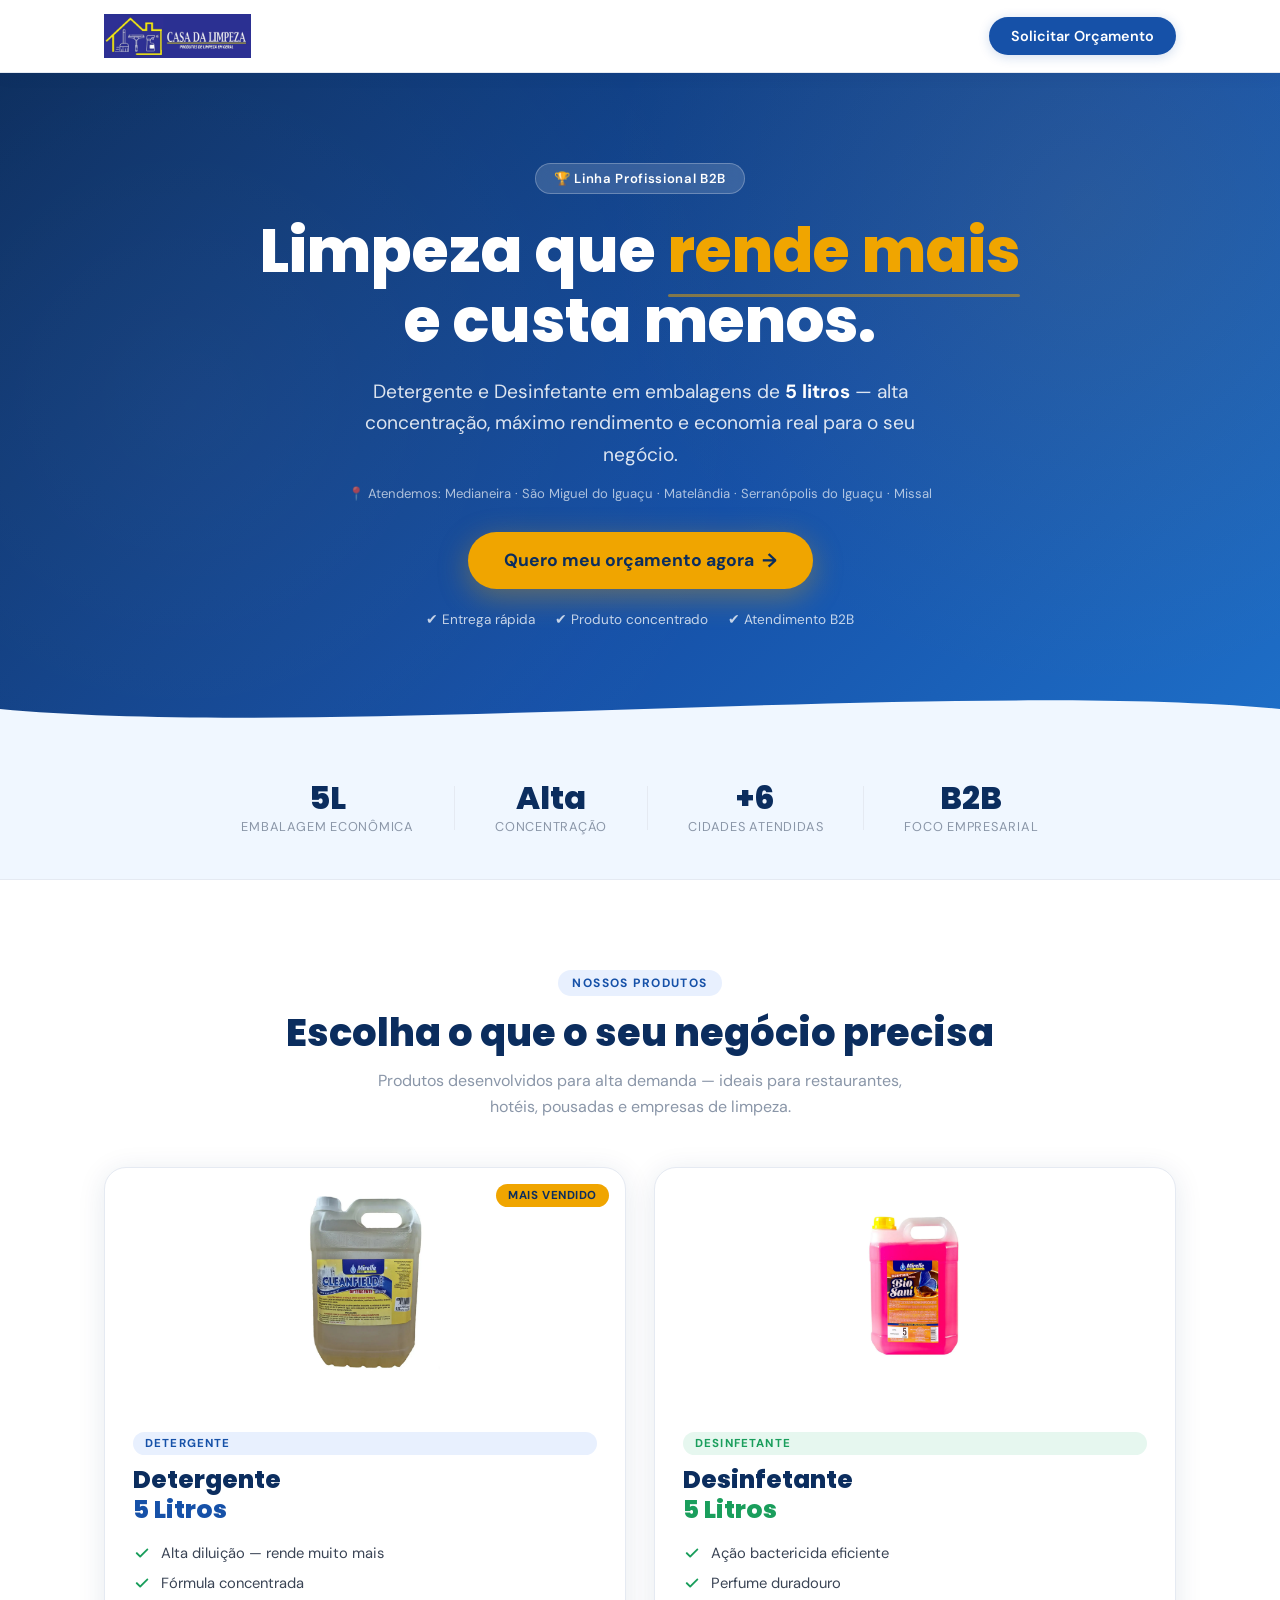
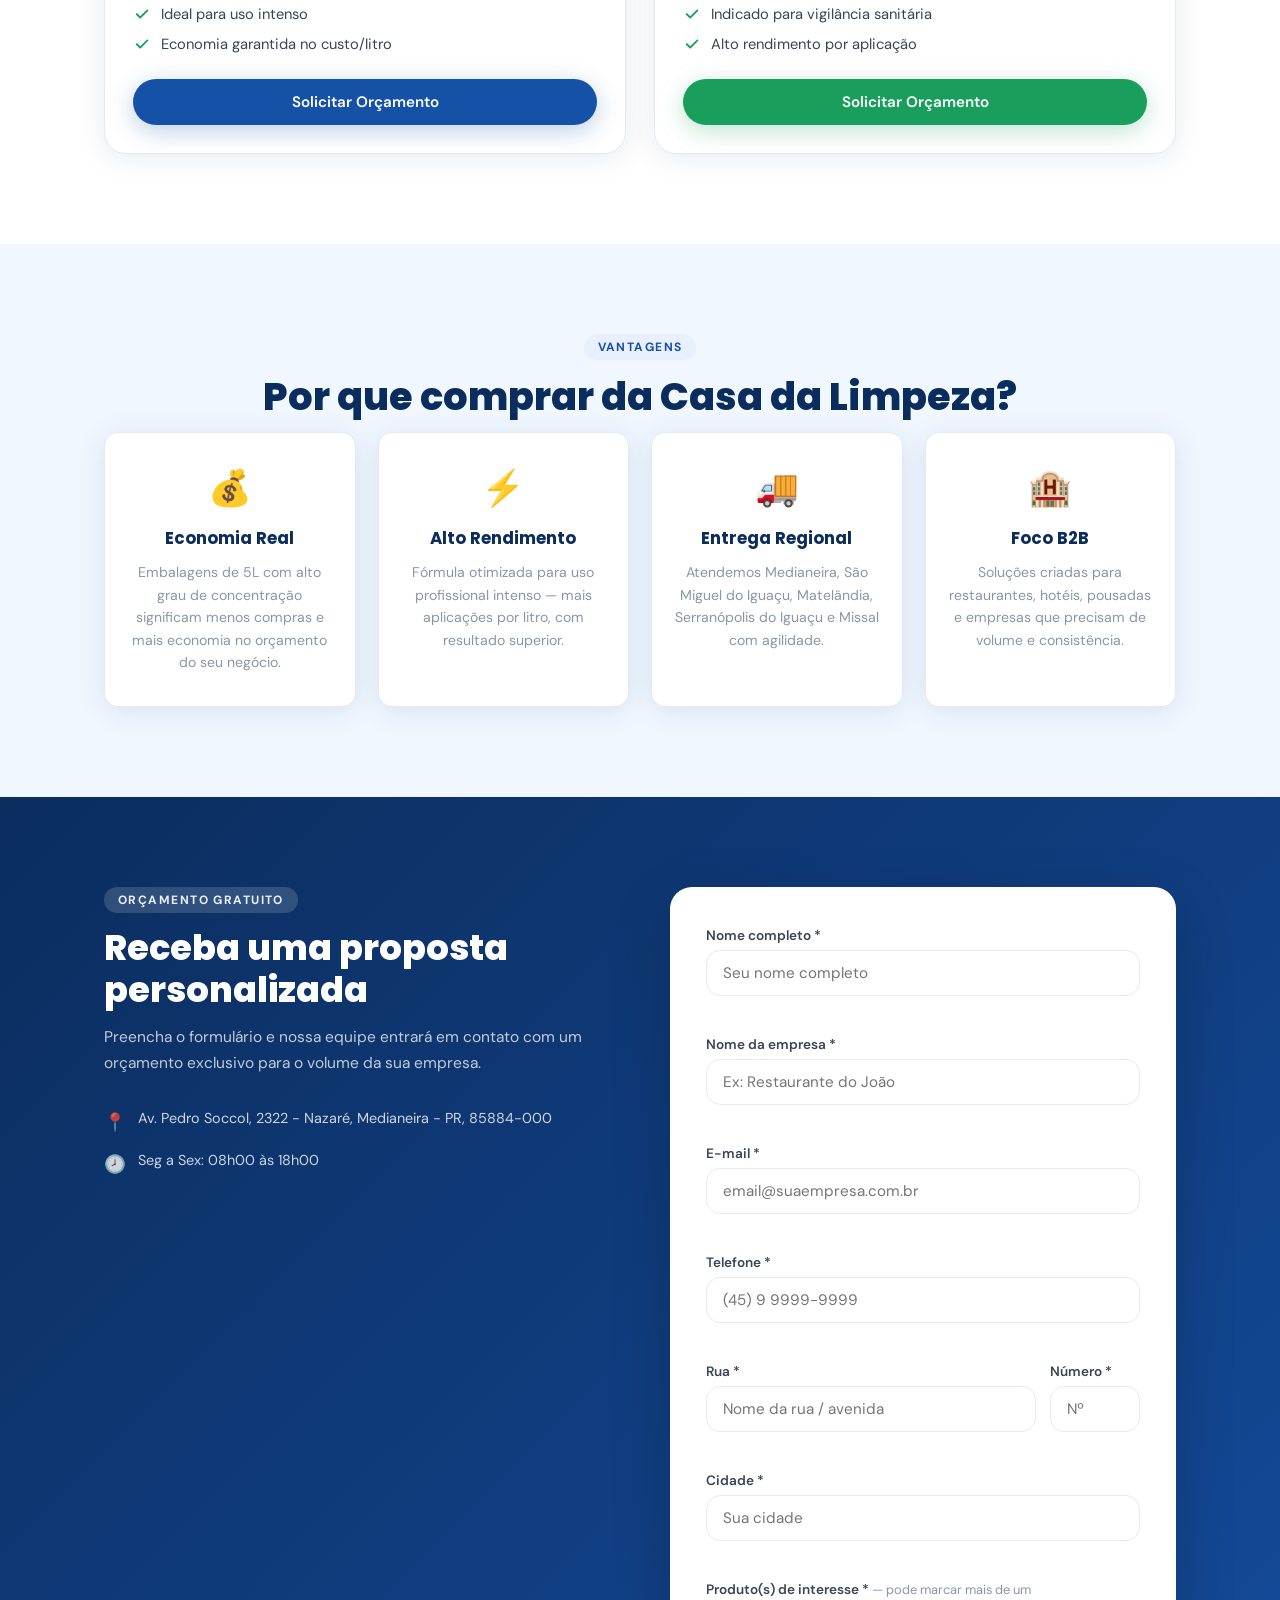
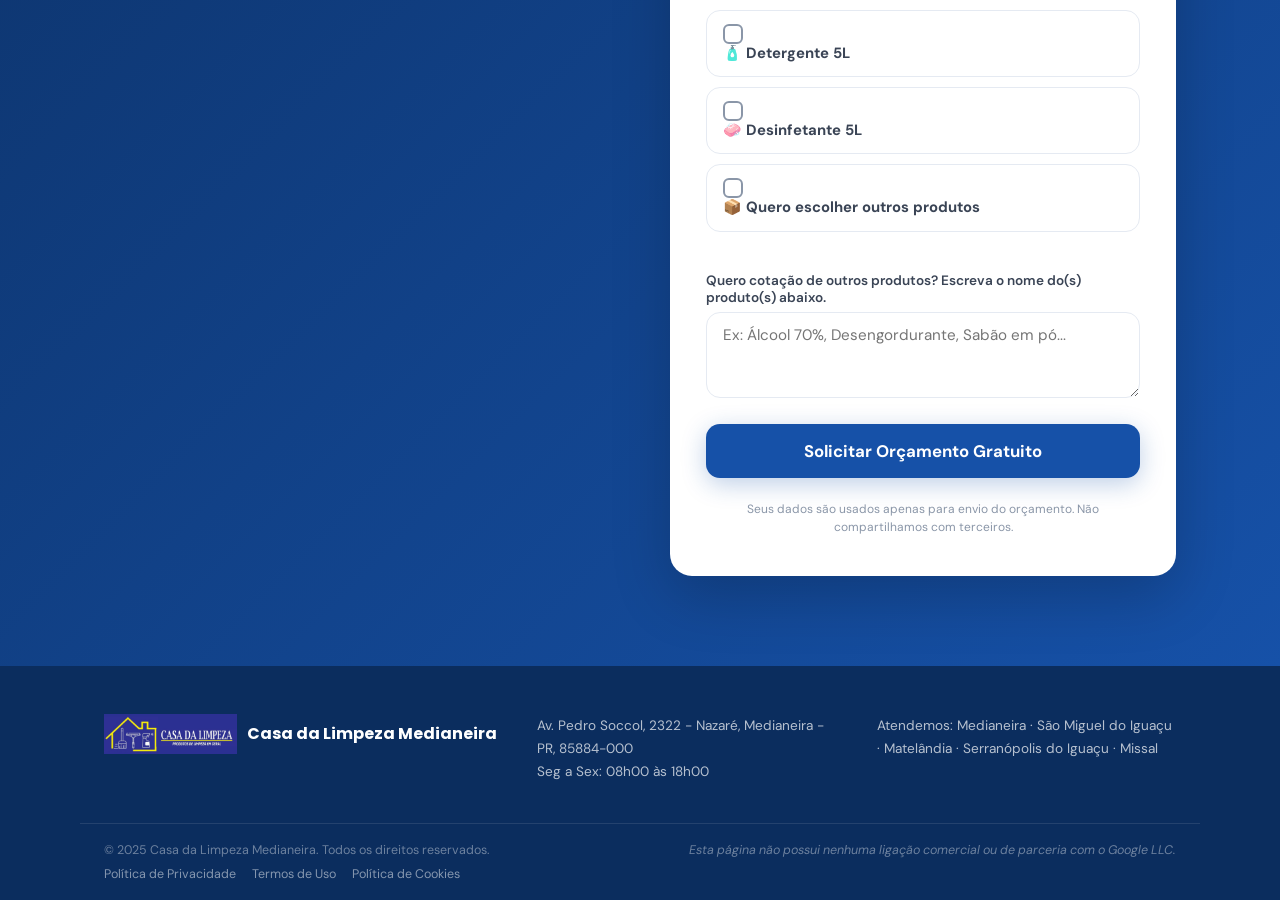
<file: index.html>
<!DOCTYPE html>
<html lang="pt-BR">
<head>
  <meta charset="UTF-8" />
  <meta name="viewport" content="width=device-width, initial-scale=1.0" />
  <meta name="description" content="Casa da Limpeza Medianeira — Detergente e Desinfetante 5L de alto rendimento para restaurantes, hotéis e empresas. Solicite seu orçamento gratuito." />
  <meta name="robots" content="index, follow" />

  <!-- Google Ads Compliance: Esta página não possui nenhuma ligação comercial ou de parceria com o Google LLC. -->

  <title>Casa da Limpeza Medianeira | Produtos de Limpeza Profissional 5L</title>

  <!-- Google Tag Manager — substitua GTM-XXXXXXX pelo seu ID -->
  <script>(function(w,d,s,l,i){w[l]=w[l]||[];w[l].push({'gtm.start':
  new Date().getTime(),event:'gtm.js'});var f=d.getElementsByTagName(s)[0],
  j=d.createElement(s),dl=l!='dataLayer'?'&l='+l:'';j.async=true;j.src=
  'https://www.googletagmanager.com/gtm.js?id='+i+dl;f.parentNode.insertBefore(j,f);
  })(window,document,'script','dataLayer','GTM-TN493M34');</script>
  <!-- Fim Google Tag Manager -->

  <!-- Google Analytics GA4 — substitua G-XXXXXXXX pelo seu ID -->
<script async src="https://www.googletagmanager.com/gtag/js?id=G-7YTXRVLN77"></script>
<script>
  window.dataLayer = window.dataLayer || [];
  function gtag(){ dataLayer.push(arguments); }
  gtag('js', new Date());
  gtag('config', 'G-7YTXRVLN77');
</script>

  <!-- Google tag (gtag.js) -->
<script async src="https://www.googletagmanager.com/gtag/js?id=AW-17326765748">
</script>
<script>
  window.dataLayer = window.dataLayer || [];
  function gtag(){dataLayer.push(arguments);}
  gtag('js', new Date());

  gtag('config', 'AW-17326765748');
</script>
<!-- Fim Google Analytics -->

  <link rel="preconnect" href="https://fonts.googleapis.com" />
  <link rel="preconnect" href="https://fonts.gstatic.com" crossorigin />
  <link href="https://fonts.googleapis.com/css2?family=Poppins:wght@700;800&family=DM+Sans:opsz,wght@9..40,400;9..40,500;9..40,600&display=swap" rel="stylesheet" />
  <link rel="stylesheet" href="css/style.css" />
</head>
<body>

  <!-- GTM noscript -->
  <noscript><iframe src="https://www.googletagmanager.com/ns.html?id=GTM-TN493M34"
  height="0" width="0" style="display:none;visibility:hidden"></iframe></noscript>

  <!-- ===== HEADER ===== -->
  <header class="site-header">
    <div class="container header-inner">
      <div class="logo">
        <img src="img/logo.webp" alt="Casa da Limpeza Medianeira" class="logo-img" loading="lazy"
             onerror="this.style.display='none';document.querySelector('.logo-text').style.display='block'" />
        <span class="logo-text" style="display:none;">Casa da Limpeza</span>
      </div>
      <a href="#formulario" class="btn btn-header">Solicitar Orçamento</a>
    </div>
  </header>

  <!-- ===== HERO ===== -->
  <section class="hero">
    <div class="hero-bg-pattern"></div>
    <div class="container hero-inner">
      <div class="hero-badge">🏆 Linha Profissional B2B</div>
      <h1 class="hero-title">
        Limpeza que <span class="highlight">rende mais</span><br/>e custa menos.
      </h1>
      <p class="hero-sub">
        Detergente e Desinfetante em embalagens de <strong>5 litros</strong> — alta concentração,
        máximo rendimento e economia real para o seu negócio.
      </p>
      <div class="hero-regions">
        📍 Atendemos: Medianeira · São Miguel do Iguaçu · Matelândia · Serranópolis do Iguaçu · Missal
      </div>
      <a href="#formulario" class="btn btn-hero">
        Quero meu orçamento agora <span class="btn-arrow">→</span>
      </a>
      <div class="hero-trust">
        <span>✔ Entrega rápida</span>
        <span>✔ Produto concentrado</span>
        <span>✔ Atendimento B2B</span>
      </div>
    </div>
    <div class="hero-wave">
      <svg viewBox="0 0 1440 80" preserveAspectRatio="none" xmlns="http://www.w3.org/2000/svg">
        <path d="M0,40 C360,80 1080,0 1440,40 L1440,80 L0,80 Z" fill="#f0f7ff"/>
      </svg>
    </div>
  </section>

  <!-- ===== STATS ===== -->
  <section class="stats-bar">
    <div class="container stats-inner">
      <div class="stat-item"><strong>5L</strong><span>Embalagem econômica</span></div>
      <div class="stat-divider"></div>
      <div class="stat-item"><strong>Alta</strong><span>Concentração</span></div>
      <div class="stat-divider"></div>
      <div class="stat-item"><strong>+6</strong><span>Cidades atendidas</span></div>
      <div class="stat-divider"></div>
      <div class="stat-item"><strong>B2B</strong><span>Foco empresarial</span></div>
    </div>
  </section>

  <!-- ===== PRODUTOS ===== -->
  <section class="produtos" id="produtos">
    <div class="container">
      <div class="section-label">Nossos Produtos</div>
      <h2 class="section-title">Escolha o que o seu negócio precisa</h2>
      <p class="section-sub">Produtos desenvolvidos para alta demanda — ideais para restaurantes, hotéis, pousadas e empresas de limpeza.</p>

      <div class="produtos-grid">

        <!-- Detergente -->
        <div class="produto-card">
          <div class="card-badge">Mais Vendido</div>
          <div class="card-img-wrap card-img-wrap--white">
            <img src="img/detergente.webp" alt="Detergente 5 Litros" loading="lazy" class="card-img" />
          </div>
          <div class="card-body">
            <div class="card-tag">Detergente</div>
            <h3 class="card-title">Detergente<br/><span>5 Litros</span></h3>
            <ul class="card-features">
              <li><svg class="icon-check" viewBox="0 0 20 20"><path d="M16.7 5.3a1 1 0 0 0-1.4 0L8 12.6 4.7 9.3a1 1 0 0 0-1.4 1.4l4 4a1 1 0 0 0 1.4 0l8-8a1 1 0 0 0 0-1.4z"/></svg>Alta diluição — rende muito mais</li>
              <li><svg class="icon-check" viewBox="0 0 20 20"><path d="M16.7 5.3a1 1 0 0 0-1.4 0L8 12.6 4.7 9.3a1 1 0 0 0-1.4 1.4l4 4a1 1 0 0 0 1.4 0l8-8a1 1 0 0 0 0-1.4z"/></svg>Fórmula concentrada</li>
              <li><svg class="icon-check" viewBox="0 0 20 20"><path d="M16.7 5.3a1 1 0 0 0-1.4 0L8 12.6 4.7 9.3a1 1 0 0 0-1.4 1.4l4 4a1 1 0 0 0 1.4 0l8-8a1 1 0 0 0 0-1.4z"/></svg>Ideal para uso intenso</li>
              <li><svg class="icon-check" viewBox="0 0 20 20"><path d="M16.7 5.3a1 1 0 0 0-1.4 0L8 12.6 4.7 9.3a1 1 0 0 0-1.4 1.4l4 4a1 1 0 0 0 1.4 0l8-8a1 1 0 0 0 0-1.4z"/></svg>Economia garantida no custo/litro</li>
            </ul>
            <a href="#formulario" class="btn btn-card" data-fill="detergente">Solicitar Orçamento</a>
          </div>
        </div>

        <!-- Desinfetante -->
        <div class="produto-card">
          <div class="card-img-wrap card-img-wrap--white">
            <img src="img/desinfetante.webp" alt="Desinfetante 5 Litros" loading="lazy" class="card-img" />
          </div>
          <div class="card-body">
            <div class="card-tag card-tag--green">Desinfetante</div>
            <h3 class="card-title">Desinfetante<br/><span class="txt-green">5 Litros</span></h3>
            <ul class="card-features">
              <li><svg class="icon-check icon-check--green" viewBox="0 0 20 20"><path d="M16.7 5.3a1 1 0 0 0-1.4 0L8 12.6 4.7 9.3a1 1 0 0 0-1.4 1.4l4 4a1 1 0 0 0 1.4 0l8-8a1 1 0 0 0 0-1.4z"/></svg>Ação bactericida eficiente</li>
              <li><svg class="icon-check icon-check--green" viewBox="0 0 20 20"><path d="M16.7 5.3a1 1 0 0 0-1.4 0L8 12.6 4.7 9.3a1 1 0 0 0-1.4 1.4l4 4a1 1 0 0 0 1.4 0l8-8a1 1 0 0 0 0-1.4z"/></svg>Perfume duradouro</li>
              <li><svg class="icon-check icon-check--green" viewBox="0 0 20 20"><path d="M16.7 5.3a1 1 0 0 0-1.4 0L8 12.6 4.7 9.3a1 1 0 0 0-1.4 1.4l4 4a1 1 0 0 0 1.4 0l8-8a1 1 0 0 0 0-1.4z"/></svg>Indicado para vigilância sanitária</li>
              <li><svg class="icon-check icon-check--green" viewBox="0 0 20 20"><path d="M16.7 5.3a1 1 0 0 0-1.4 0L8 12.6 4.7 9.3a1 1 0 0 0-1.4 1.4l4 4a1 1 0 0 0 1.4 0l8-8a1 1 0 0 0 0-1.4z"/></svg>Alto rendimento por aplicação</li>
            </ul>
            <a href="#formulario" class="btn btn-card btn-card--green" data-fill="desinfetante">Solicitar Orçamento</a>
          </div>
        </div>

      </div>
    </div>
  </section>

  <!-- ===== VANTAGENS ===== -->
  <section class="porque lazy-section">
    <div class="container">
      <div class="section-label">Vantagens</div>
      <h2 class="section-title">Por que comprar da Casa da Limpeza?</h2>
      <div class="vantagens-grid">
        <div class="vantagem-card lazy-item"><div class="vantagem-icon">💰</div><h4>Economia Real</h4><p>Embalagens de 5L com alto grau de concentração significam menos compras e mais economia no orçamento do seu negócio.</p></div>
        <div class="vantagem-card lazy-item"><div class="vantagem-icon">⚡</div><h4>Alto Rendimento</h4><p>Fórmula otimizada para uso profissional intenso — mais aplicações por litro, com resultado superior.</p></div>
        <div class="vantagem-card lazy-item"><div class="vantagem-icon">🚚</div><h4>Entrega Regional</h4><p>Atendemos Medianeira, São Miguel do Iguaçu, Matelândia, Serranópolis do Iguaçu e Missal com agilidade.</p></div>
        <div class="vantagem-card lazy-item"><div class="vantagem-icon">🏨</div><h4>Foco B2B</h4><p>Soluções criadas para restaurantes, hotéis, pousadas e empresas que precisam de volume e consistência.</p></div>
      </div>
    </div>
  </section>

  <!-- ===== FORMULÁRIO ===== -->
  <section class="formulario-section" id="formulario">
    <div class="container form-container">

      <div class="form-left lazy-section">
        <div class="section-label section-label--white">Orçamento Gratuito</div>
        <h2 class="form-title">Receba uma proposta<br/>personalizada</h2>
        <p class="form-desc">Preencha o formulário e nossa equipe entrará em contato com um orçamento exclusivo para o volume da sua empresa.</p>
        <div class="form-info">
          <div class="info-item"><span class="info-icon">📍</span><span>Av. Pedro Soccol, 2322 - Nazaré, Medianeira - PR, 85884-000</span></div>
          <div class="info-item"><span class="info-icon">🕗</span><span>Seg a Sex: 08h00 às 18h00</span></div>
        </div>
      </div>

      <div class="form-right">
        <form id="lead-form" class="lead-form" novalidate>

          <!-- DADOS PESSOAIS -->
          <div class="form-group">
            <label for="nome">Nome completo *</label>
            <input type="text" id="nome" name="nome" placeholder="Seu nome completo" required autocomplete="name" />
            <span class="field-error" id="erro-nome"></span>
          </div>

          <div class="form-group">
            <label for="empresa">Nome da empresa *</label>
            <input type="text" id="empresa" name="empresa" placeholder="Ex: Restaurante do João" required />
            <span class="field-error" id="erro-empresa"></span>
          </div>

          <div class="form-group">
            <label for="email">E-mail *</label>
            <input type="email" id="email" name="email" placeholder="email@suaempresa.com.br" required autocomplete="email" />
            <span class="field-error" id="erro-email"></span>
          </div>

          <div class="form-group">
            <label for="telefone">Telefone *</label>
            <input type="tel" id="telefone" name="telefone" placeholder="(45) 9 9999-9999" maxlength="16" required autocomplete="tel" />
            <span class="field-error" id="erro-telefone"></span>
          </div>

          <!-- ENDEREÇO -->
          <div class="form-row">
            <div class="form-group form-group--grow">
              <label for="rua">Rua *</label>
              <input type="text" id="rua" name="rua" placeholder="Nome da rua / avenida" required autocomplete="address-line1" />
              <span class="field-error" id="erro-rua"></span>
            </div>
            <div class="form-group form-group--num">
              <label for="numero">Número *</label>
              <input type="text" id="numero" name="numero" placeholder="Nº" required />
              <span class="field-error" id="erro-numero"></span>
            </div>
          </div>

          <div class="form-group">
            <label for="cidade">Cidade *</label>
            <input type="text" id="cidade" name="cidade" placeholder="Sua cidade" required autocomplete="address-level2" />
            <span class="field-error" id="erro-cidade"></span>
          </div>

          <!-- PRODUTOS SELECIONADOS: IMAGENS -->
          <div class="produtos-selecionados" id="produtos-selecionados" style="display:none;">
            <p class="produtos-selecionados__label">Produto(s) selecionado(s):</p>
            <div class="produtos-thumbs" id="produtos-thumbs"></div>
          </div>

          <!-- CHECKBOXES DE PRODUTO -->
          <div class="form-group">
            <label class="label-principal">Produto(s) de interesse *
              <span class="label-hint">— pode marcar mais de um</span>
            </label>
            <div class="checkboxes-wrap">

              <label class="checkbox-item" for="cb-detergente">
                <input type="checkbox" id="cb-detergente" name="produtos" value="Detergente 5L" />
                <span class="checkbox-custom"></span>
                <span class="checkbox-label"><strong>🧴 Detergente 5L</strong></span>
              </label>

              <label class="checkbox-item" for="cb-desinfetante">
                <input type="checkbox" id="cb-desinfetante" name="produtos" value="Desinfetante 5L" />
                <span class="checkbox-custom"></span>
                <span class="checkbox-label"><strong>🧼 Desinfetante 5L</strong></span>
              </label>

              <label class="checkbox-item" for="cb-outros">
                <input type="checkbox" id="cb-outros" name="produtos" value="Quero escolher outros produtos" />
                <span class="checkbox-custom"></span>
                <span class="checkbox-label"><strong>📦 Quero escolher outros produtos</strong></span>
              </label>

            </div>
            <span class="field-error" id="erro-produtos"></span>
          </div>

          <!-- TEXTAREA: OUTROS PRODUTOS -->
          <div class="form-group">
            <label for="outros-produtos">Quero cotação de outros produtos? Escreva o nome do(s) produto(s) abaixo.</label>
            <textarea id="outros-produtos" name="outros-produtos" rows="3"
              placeholder="Ex: Álcool 70%, Desengordurante, Sabão em pó..."></textarea>
          </div>

          <button type="submit" class="btn btn-submit" id="btn-submit">
            <span class="btn-text">Solicitar Orçamento Gratuito</span>
            <span class="btn-loader" style="display:none;">⏳ Enviando...</span>
          </button>

          <p class="form-legal">Seus dados são usados apenas para envio do orçamento. Não compartilhamos com terceiros.</p>
        </form>

        <div class="form-success" id="form-success" style="display:none;">
          <div class="success-icon">✅</div>
          <h3>Recebemos sua solicitação!</h3>
          <p>Nossa equipe entrará em contato em breve com sua proposta personalizada.</p>
        </div>
      </div>

    </div>
  </section>

  <!-- ===== FOOTER ===== -->
  <footer class="site-footer">
    <div class="container footer-inner">
      <div class="footer-logo">
        <img src="img/logo.webp" alt="Casa da Limpeza" loading="lazy" onerror="this.style.display='none'" />
        <span>Casa da Limpeza Medianeira</span>
      </div>
      <div class="footer-info">
        <p>Av. Pedro Soccol, 2322 - Nazaré, Medianeira - PR, 85884-000</p>
        <p>Seg a Sex: 08h00 às 18h00</p>
      </div>
      <div class="footer-regions">
        <p>Atendemos: Medianeira · São Miguel do Iguaçu · Matelândia · Serranópolis do Iguaçu · Missal</p>
      </div>
    </div>
    <div class="footer-bottom">
      <p>© 2025 Casa da Limpeza Medianeira. Todos os direitos reservados.</p>
      <p class="footer-disclaimer">Esta página não possui nenhuma ligação comercial ou de parceria com o Google LLC.</p>
<div style="display:flex;gap:16px;flex-wrap:wrap;justify-content:flex-end;">
  <a href="privacidade.html" style="color:rgba(255,255,255,0.5);font-size:0.78rem;">Política de Privacidade</a>
  <a href="termos.html" style="color:rgba(255,255,255,0.5);font-size:0.78rem;">Termos de Uso</a>
  <a href="cookies.html" style="color:rgba(255,255,255,0.5);font-size:0.78rem;">Política de Cookies</a>
</div>
    </div>
  </footer>

  <script src="js/main.js"></script>
</body>
</html>
</file>
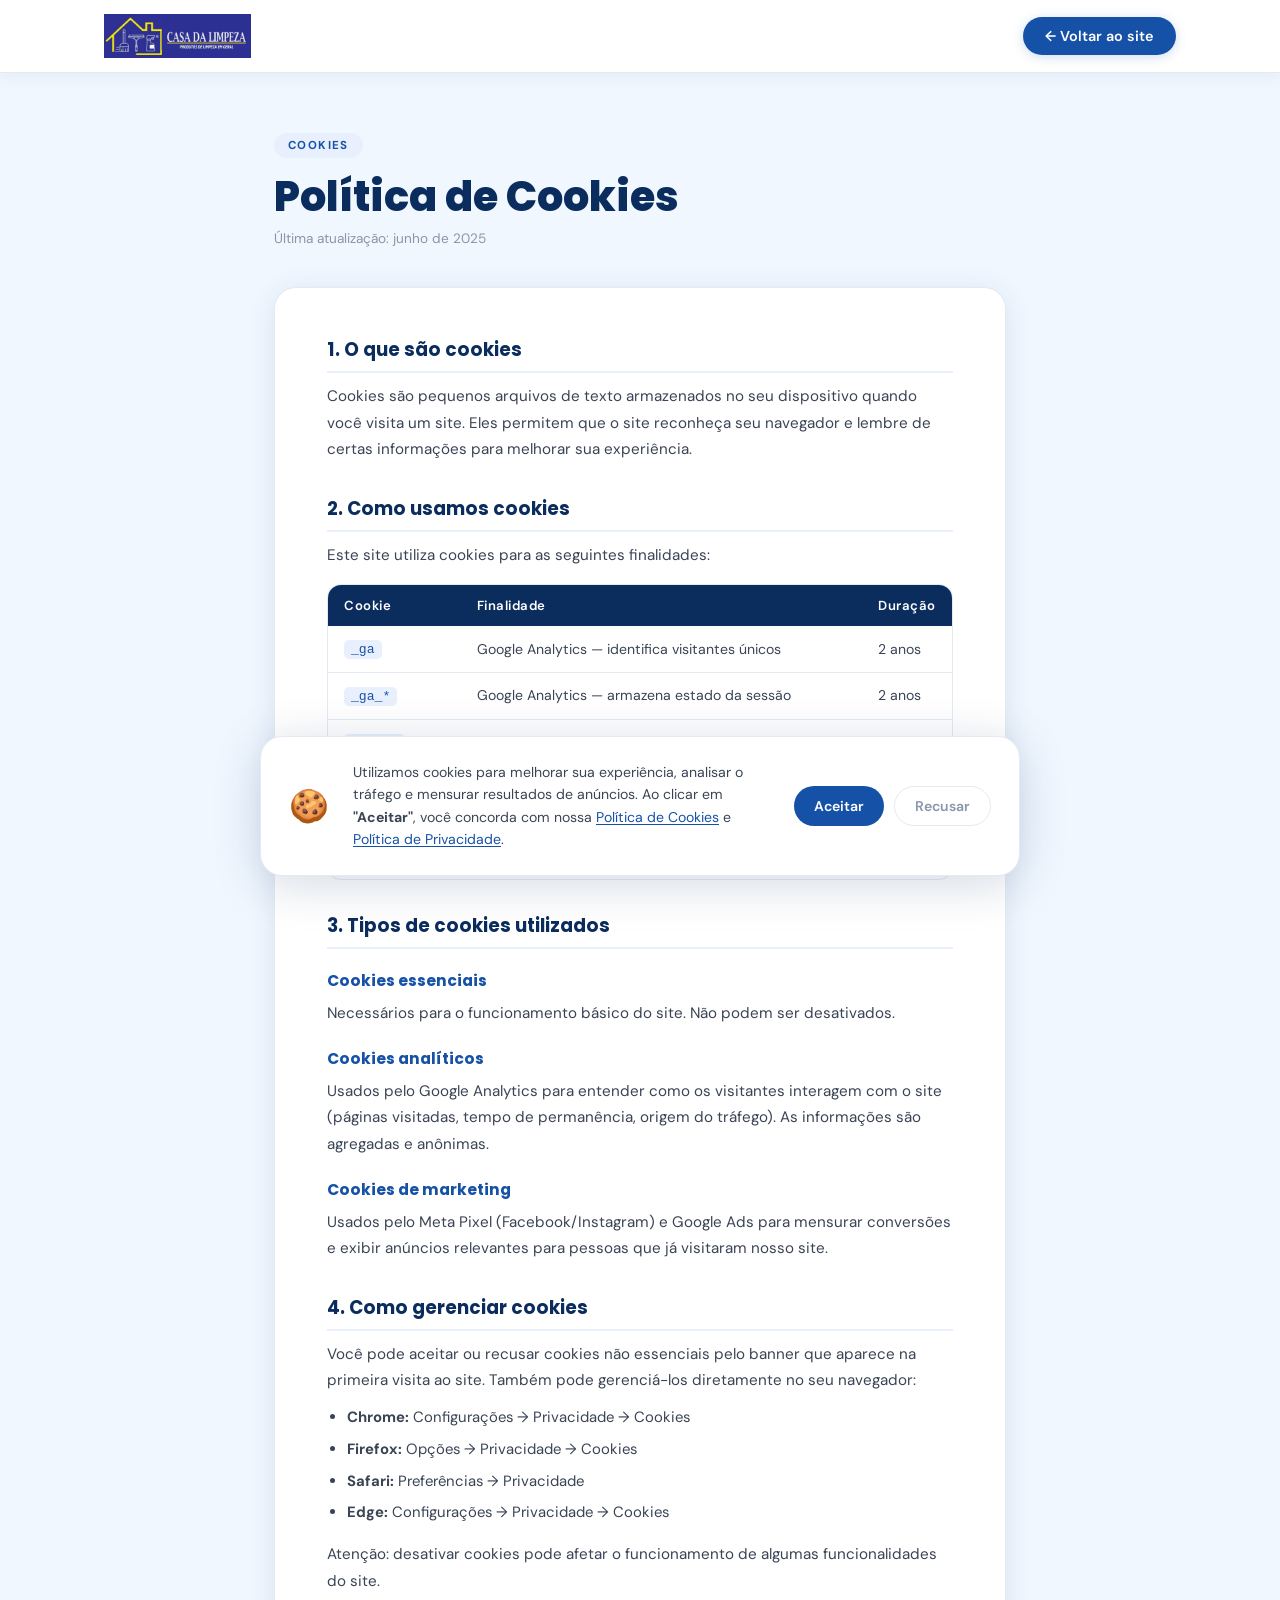
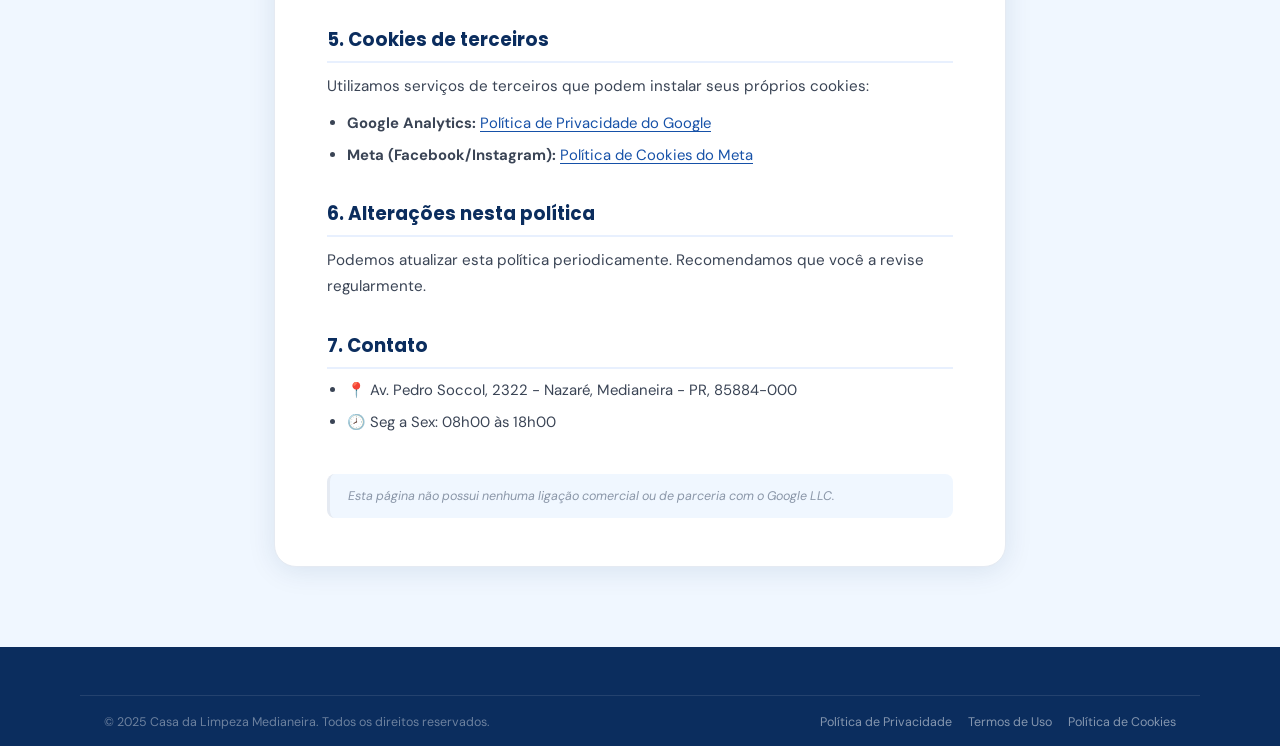
<file: cookies.html>
<!DOCTYPE html>
<html lang="pt-BR">
<head>
  <meta charset="UTF-8" />
  <meta name="viewport" content="width=device-width, initial-scale=1.0" />
  <meta name="robots" content="noindex, nofollow" />
  <title>Política de Cookies | Casa da Limpeza Medianeira</title>

  <!-- Google Ads Compliance: Esta página não possui nenhuma ligação comercial ou de parceria com o Google LLC. -->

  <!-- Google Tag Manager — substitua GTM-XXXXXXX -->
  <script>(function(w,d,s,l,i){w[l]=w[l]||[];w[l].push({'gtm.start':
  new Date().getTime(),event:'gtm.js'});var f=d.getElementsByTagName(s)[0],
  j=d.createElement(s),dl=l!='dataLayer'?'&l='+l:'';j.async=true;j.src=
  'https://www.googletagmanager.com/gtm.js?id='+i+dl;f.parentNode.insertBefore(j,f);
  })(window,document,'script','dataLayer','GTM-XXXXXXX');</script>

  <!-- Google Analytics GA4 — substitua G-XXXXXXXX -->
  <script async src="https://www.googletagmanager.com/gtag/js?id=G-XXXXXXXX"></script>
  <script>
    window.dataLayer = window.dataLayer || [];
    function gtag(){ dataLayer.push(arguments); }
    gtag('js', new Date());
    gtag('config', 'G-XXXXXXXX');
  </script>

  <link rel="preconnect" href="https://fonts.googleapis.com" />
  <link rel="preconnect" href="https://fonts.gstatic.com" crossorigin />
  <link href="https://fonts.googleapis.com/css2?family=Poppins:wght@700;800&family=DM+Sans:opsz,wght@9..40,400;9..40,500;9..40,600&display=swap" rel="stylesheet" />
  <link rel="stylesheet" href="css/style.css" />
  <link rel="stylesheet" href="css/legal.css" />
</head>
<body>

  <noscript><iframe src="https://www.googletagmanager.com/ns.html?id=GTM-XXXXXXX"
  height="0" width="0" style="display:none;visibility:hidden"></iframe></noscript>

  <!-- HEADER -->
  <header class="site-header">
    <div class="container header-inner">
      <div class="logo">
        <a href="index.html">
          <img src="img/logo.png" alt="Casa da Limpeza Medianeira" class="logo-img" loading="lazy" />
        </a>
      </div>
      <a href="index.html" class="btn btn-header">← Voltar ao site</a>
    </div>
  </header>

  <!-- CONTEÚDO -->
  <main class="legal-page">
    <div class="container legal-container">

      <div class="legal-header">
        <span class="legal-badge">Cookies</span>
        <h1>Política de Cookies</h1>
        <p class="legal-updated">Última atualização: junho de 2025</p>
      </div>

      <div class="legal-body">

        <h2>1. O que são cookies</h2>
        <p>Cookies são pequenos arquivos de texto armazenados no seu dispositivo quando você visita um site. Eles permitem que o site reconheça seu navegador e lembre de certas informações para melhorar sua experiência.</p>

        <h2>2. Como usamos cookies</h2>
        <p>Este site utiliza cookies para as seguintes finalidades:</p>

        <div class="cookie-table-wrap">
          <table class="cookie-table">
            <thead>
              <tr>
                <th>Cookie</th>
                <th>Finalidade</th>
                <th>Duração</th>
              </tr>
            </thead>
            <tbody>
              <tr>
                <td><code>_ga</code></td>
                <td>Google Analytics — identifica visitantes únicos</td>
                <td>2 anos</td>
              </tr>
              <tr>
                <td><code>_ga_*</code></td>
                <td>Google Analytics — armazena estado da sessão</td>
                <td>2 anos</td>
              </tr>
              <tr>
                <td><code>_gtm_*</code></td>
                <td>Google Tag Manager — gerencia tags e scripts</td>
                <td>Sessão</td>
              </tr>
              <tr>
                <td><code>_fbp</code></td>
                <td>Meta Pixel — rastreamento de conversões Facebook/Instagram</td>
                <td>3 meses</td>
              </tr>
              <tr>
                <td><code>cdl_cookies</code></td>
                <td>Armazena sua preferência de consentimento de cookies</td>
                <td>1 ano</td>
              </tr>
            </tbody>
          </table>
        </div>

        <h2>3. Tipos de cookies utilizados</h2>

        <h3>Cookies essenciais</h3>
        <p>Necessários para o funcionamento básico do site. Não podem ser desativados.</p>

        <h3>Cookies analíticos</h3>
        <p>Usados pelo Google Analytics para entender como os visitantes interagem com o site (páginas visitadas, tempo de permanência, origem do tráfego). As informações são agregadas e anônimas.</p>

        <h3>Cookies de marketing</h3>
        <p>Usados pelo Meta Pixel (Facebook/Instagram) e Google Ads para mensurar conversões e exibir anúncios relevantes para pessoas que já visitaram nosso site.</p>

        <h2>4. Como gerenciar cookies</h2>
        <p>Você pode aceitar ou recusar cookies não essenciais pelo banner que aparece na primeira visita ao site. Também pode gerenciá-los diretamente no seu navegador:</p>
        <ul>
          <li><strong>Chrome:</strong> Configurações → Privacidade → Cookies</li>
          <li><strong>Firefox:</strong> Opções → Privacidade → Cookies</li>
          <li><strong>Safari:</strong> Preferências → Privacidade</li>
          <li><strong>Edge:</strong> Configurações → Privacidade → Cookies</li>
        </ul>
        <p>Atenção: desativar cookies pode afetar o funcionamento de algumas funcionalidades do site.</p>

        <h2>5. Cookies de terceiros</h2>
        <p>Utilizamos serviços de terceiros que podem instalar seus próprios cookies:</p>
        <ul>
          <li><strong>Google Analytics:</strong> <a href="https://policies.google.com/privacy" target="_blank" rel="noopener">Política de Privacidade do Google</a></li>
          <li><strong>Meta (Facebook/Instagram):</strong> <a href="https://www.facebook.com/policy/cookies/" target="_blank" rel="noopener">Política de Cookies do Meta</a></li>
        </ul>

        <h2>6. Alterações nesta política</h2>
        <p>Podemos atualizar esta política periodicamente. Recomendamos que você a revise regularmente.</p>

        <h2>7. Contato</h2>
        <ul>
          <li>📍 Av. Pedro Soccol, 2322 - Nazaré, Medianeira - PR, 85884-000</li>
          <li>🕗 Seg a Sex: 08h00 às 18h00</li>
        </ul>

        <div class="legal-disclaimer">
          Esta página não possui nenhuma ligação comercial ou de parceria com o Google LLC.
        </div>

      </div>
    </div>
  </main>

  <!-- FOOTER -->
  <footer class="site-footer">
    <div class="footer-bottom" style="max-width:1120px;margin:0 auto;width:100%;padding:18px 24px;display:flex;justify-content:space-between;flex-wrap:wrap;gap:8px;font-size:0.78rem;color:rgba(255,255,255,0.4);">
      <p>© 2025 Casa da Limpeza Medianeira. Todos os direitos reservados.</p>
      <div style="display:flex;gap:16px;flex-wrap:wrap;">
        <a href="privacidade.html" style="color:rgba(255,255,255,0.5);">Política de Privacidade</a>
        <a href="termos.html" style="color:rgba(255,255,255,0.5);">Termos de Uso</a>
        <a href="cookies.html" style="color:rgba(255,255,255,0.5);">Política de Cookies</a>
      </div>
    </div>
  </footer>

  <script src="js/cookies.js"></script>
</body>
</html>
</file>
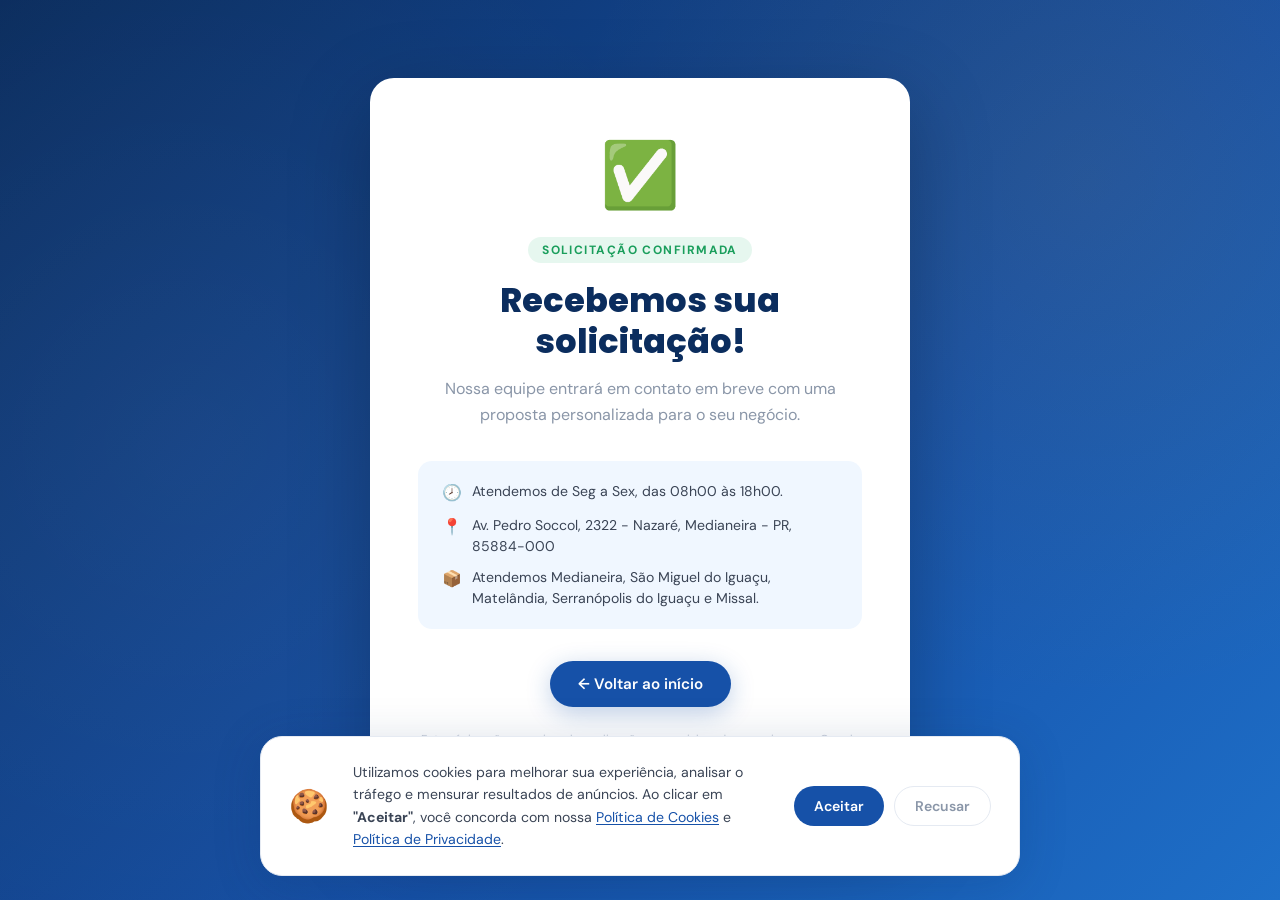
<file: obrigado.html>
<!DOCTYPE html>
<html lang="pt-BR">
<head>
  <meta charset="UTF-8" />
  <meta name="viewport" content="width=device-width, initial-scale=1.0" />
  <meta name="robots" content="noindex, nofollow" />
  <title>Solicitação Recebida | Casa da Limpeza Medianeira</title>

  <!-- Google Ads Compliance: Esta página não possui nenhuma ligação comercial ou de parceria com o Google LLC. -->

  <!-- Google Tag Manager — substitua GTM-KX3ZXWG7 pelo seu ID -->
  <script>(function(w,d,s,l,i){w[l]=w[l]||[];w[l].push({'gtm.start':
  new Date().getTime(),event:'gtm.js'});var f=d.getElementsByTagName(s)[0],
  j=d.createElement(s),dl=l!='dataLayer'?'&l='+l:'';j.async=true;j.src=
  'https://www.googletagmanager.com/gtm.js?id='+i+dl;f.parentNode.insertBefore(j,f);
  })(window,document,'script','dataLayer','GTM-KX3ZXWG7');</script>
  <!-- Fim Google Tag Manager -->

  <!-- Disparo de conversão: o GTM detecta esta página e dispara os pixels -->
  <script>
    window.dataLayer = window.dataLayer || [];
    window.dataLayer.push({
      event: 'conversao_lead',
      pagina: 'obrigado'
    });
  </script>

  <link rel="preconnect" href="https://fonts.googleapis.com" />
  <link rel="preconnect" href="https://fonts.gstatic.com" crossorigin />
  <link href="https://fonts.googleapis.com/css2?family=Poppins:wght@700;800&family=DM+Sans:opsz,wght@9..40,400;9..40,500;9..40,600&display=swap" rel="stylesheet" />
  <link rel="stylesheet" href="css/style.css" />
  <link rel="stylesheet" href="css/legal.css" />

  <style>
    .obrigado-section {
      min-height: 100vh;
      background: linear-gradient(135deg, #0b2d5e 0%, #1651a8 60%, #1e6fc8 100%);
      display: flex;
      align-items: center;
      justify-content: center;
      padding: 40px 24px;
      position: relative;
      overflow: hidden;
    }
    .obrigado-section::before {
      content: '';
      position: absolute;
      inset: 0;
      background-image:
        radial-gradient(circle at 15% 50%, rgba(255,255,255,0.04) 0%, transparent 50%),
        radial-gradient(circle at 85% 20%, rgba(240,165,0,0.08) 0%, transparent 40%);
      pointer-events: none;
    }
    .obrigado-card {
      background: #fff;
      border-radius: 24px;
      padding: 56px 48px;
      max-width: 540px;
      width: 100%;
      text-align: center;
      box-shadow: 0 24px 80px rgba(0,0,0,0.25);
      position: relative;
      z-index: 2;
      animation: cardIn 0.6s cubic-bezier(0.34, 1.56, 0.64, 1) both;
    }
    @keyframes cardIn {
      from { opacity: 0; transform: translateY(40px) scale(0.95); }
      to   { opacity: 1; transform: translateY(0) scale(1); }
    }
    .obrigado-icon {
      font-size: 4rem;
      margin-bottom: 20px;
      display: block;
      animation: iconPop 0.5s 0.3s cubic-bezier(0.34, 1.56, 0.64, 1) both;
    }
    @keyframes iconPop {
      from { transform: scale(0); }
      to   { transform: scale(1); }
    }
    .obrigado-badge {
      display: inline-block;
      background: #e6f7ef;
      color: #1a9e5c;
      font-size: 0.75rem;
      font-weight: 700;
      letter-spacing: 0.12em;
      text-transform: uppercase;
      border-radius: 50px;
      padding: 5px 14px;
      margin-bottom: 18px;
    }
    .obrigado-title {
      font-family: 'Poppins', sans-serif;
      font-size: clamp(1.6rem, 4vw, 2.1rem);
      font-weight: 800;
      color: #0b2d5e;
      line-height: 1.2;
      margin-bottom: 14px;
    }
    .obrigado-desc {
      font-family: 'DM Sans', sans-serif;
      font-size: 1rem;
      color: #8a96a8;
      line-height: 1.65;
      margin-bottom: 32px;
    }
    .obrigado-info {
      background: #f0f7ff;
      border-radius: 14px;
      padding: 20px 24px;
      margin-bottom: 32px;
      text-align: left;
      display: flex;
      flex-direction: column;
      gap: 10px;
    }
    .obrigado-info-item {
      display: flex;
      align-items: flex-start;
      gap: 10px;
      font-size: 0.88rem;
      color: #3a4455;
      line-height: 1.5;
    }
    .obrigado-info-item span:first-child { font-size: 1rem; flex-shrink: 0; }
    .obrigado-voltar {
      display: inline-flex;
      align-items: center;
      gap: 8px;
      background: #1651a8;
      color: #fff;
      font-family: 'DM Sans', sans-serif;
      font-weight: 600;
      font-size: 0.95rem;
      padding: 13px 28px;
      border-radius: 50px;
      text-decoration: none;
      box-shadow: 0 6px 24px rgba(21,81,168,0.28);
      transition: background 0.2s, transform 0.2s;
    }
    .obrigado-voltar:hover { background: #0b2d5e; transform: translateY(-2px); }
    .obrigado-legal {
      font-family: 'DM Sans', sans-serif;
      font-size: 0.72rem;
      color: #c5ccd8;
      margin-top: 24px;
      line-height: 1.5;
    }
    @media (max-width: 560px) {
      .obrigado-card { padding: 36px 24px; }
    }
  </style>
</head>
    <script src="js/cookies.js"></script>
<body>

  <!-- GTM noscript -->
  <noscript><iframe src="https://www.googletagmanager.com/ns.html?id=GTM-KX3ZXWG7"
  height="0" width="0" style="display:none;visibility:hidden"></iframe></noscript>

  <section class="obrigado-section">
    <div class="obrigado-card">

      <span class="obrigado-icon">✅</span>
      <div class="obrigado-badge">Solicitação Confirmada</div>

      <h1 class="obrigado-title">Recebemos sua solicitação!</h1>
      <p class="obrigado-desc">
        Nossa equipe entrará em contato em breve com uma proposta personalizada para o seu negócio.
      </p>

      <div class="obrigado-info">
        <div class="obrigado-info-item">
          <span>🕗</span>
          <span>Atendemos de Seg a Sex, das 08h00 às 18h00.</span>
        </div>
        <div class="obrigado-info-item">
          <span>📍</span>
          <span>Av. Pedro Soccol, 2322 - Nazaré, Medianeira - PR, 85884-000</span>
        </div>
        <div class="obrigado-info-item">
          <span>📦</span>
          <span>Atendemos Medianeira, São Miguel do Iguaçu, Matelândia, Serranópolis do Iguaçu e Missal.</span>
        </div>
      </div>

      <a href="index.html" class="obrigado-voltar">← Voltar ao início</a>

      <p class="obrigado-legal">
        Esta página não possui nenhuma ligação comercial ou de parceria com o Google LLC.
      </p>
    </div>
  </section>

</body>
</html>
</file>
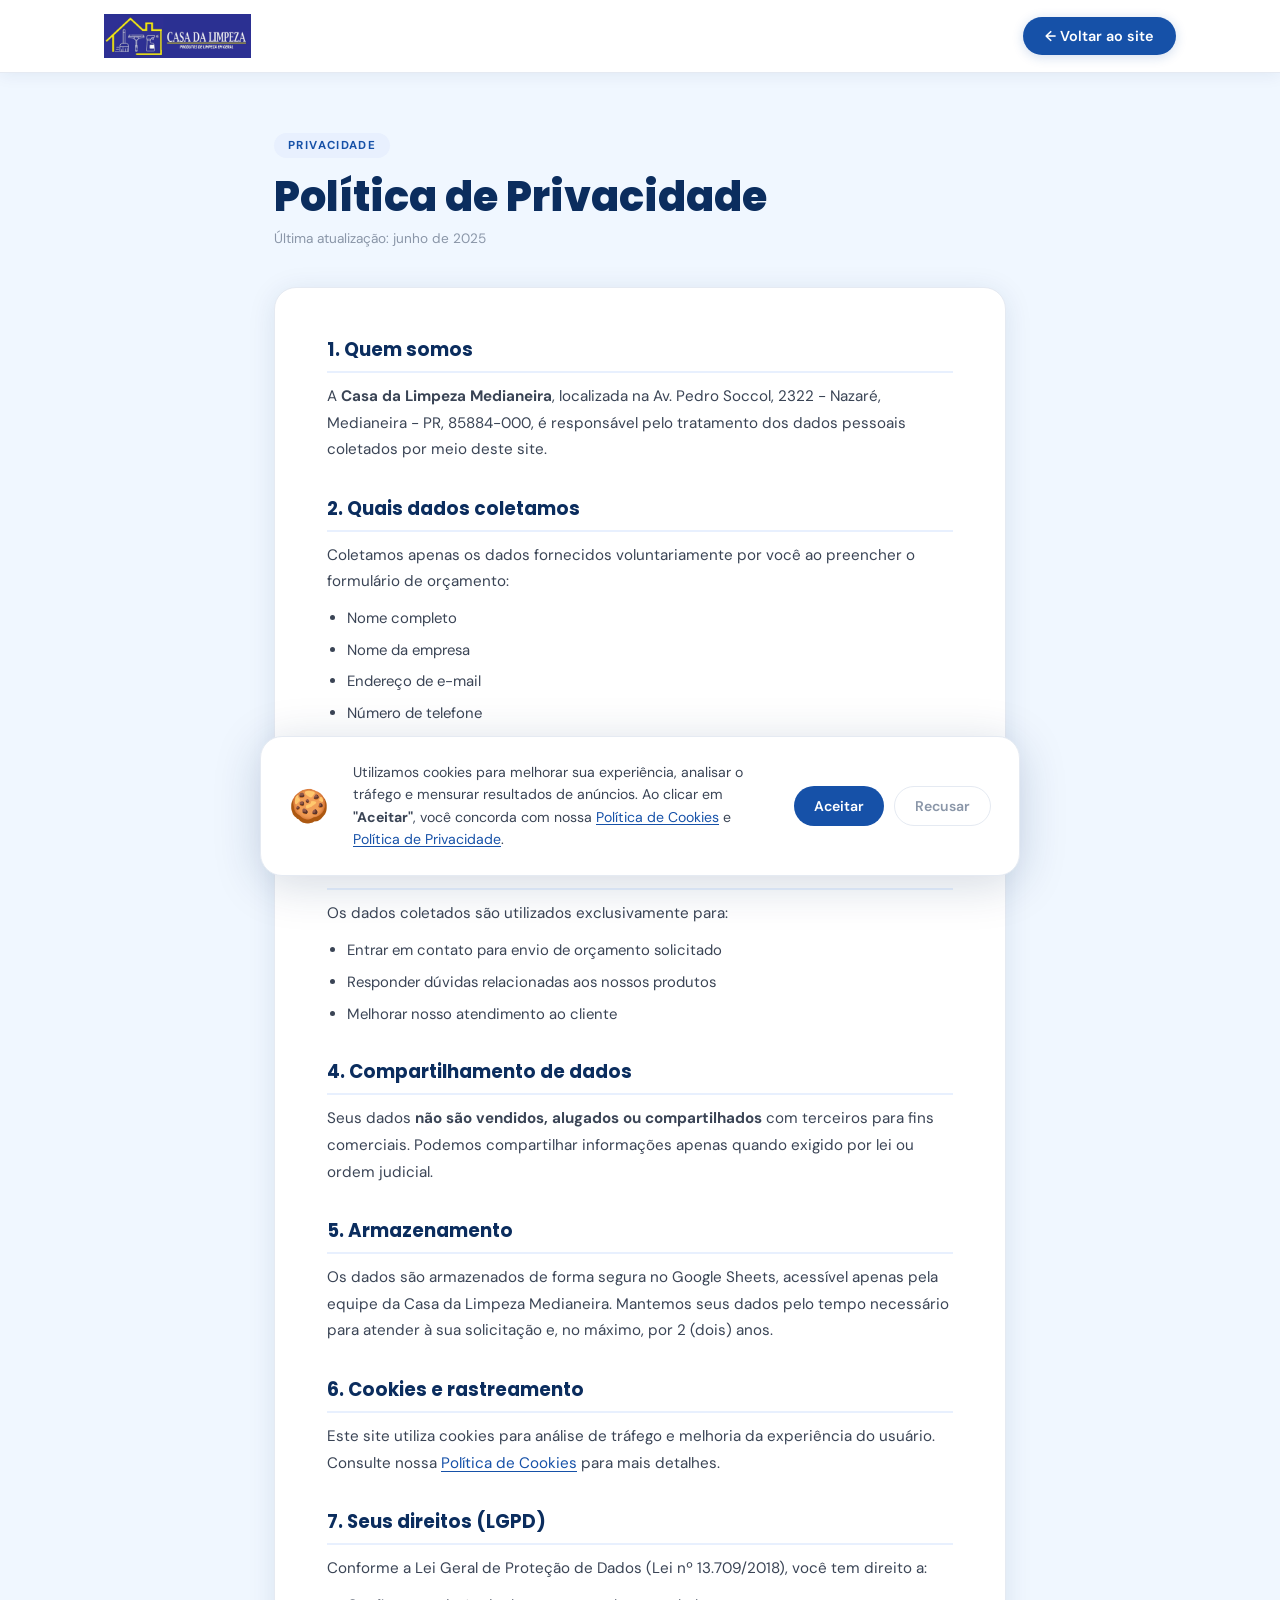
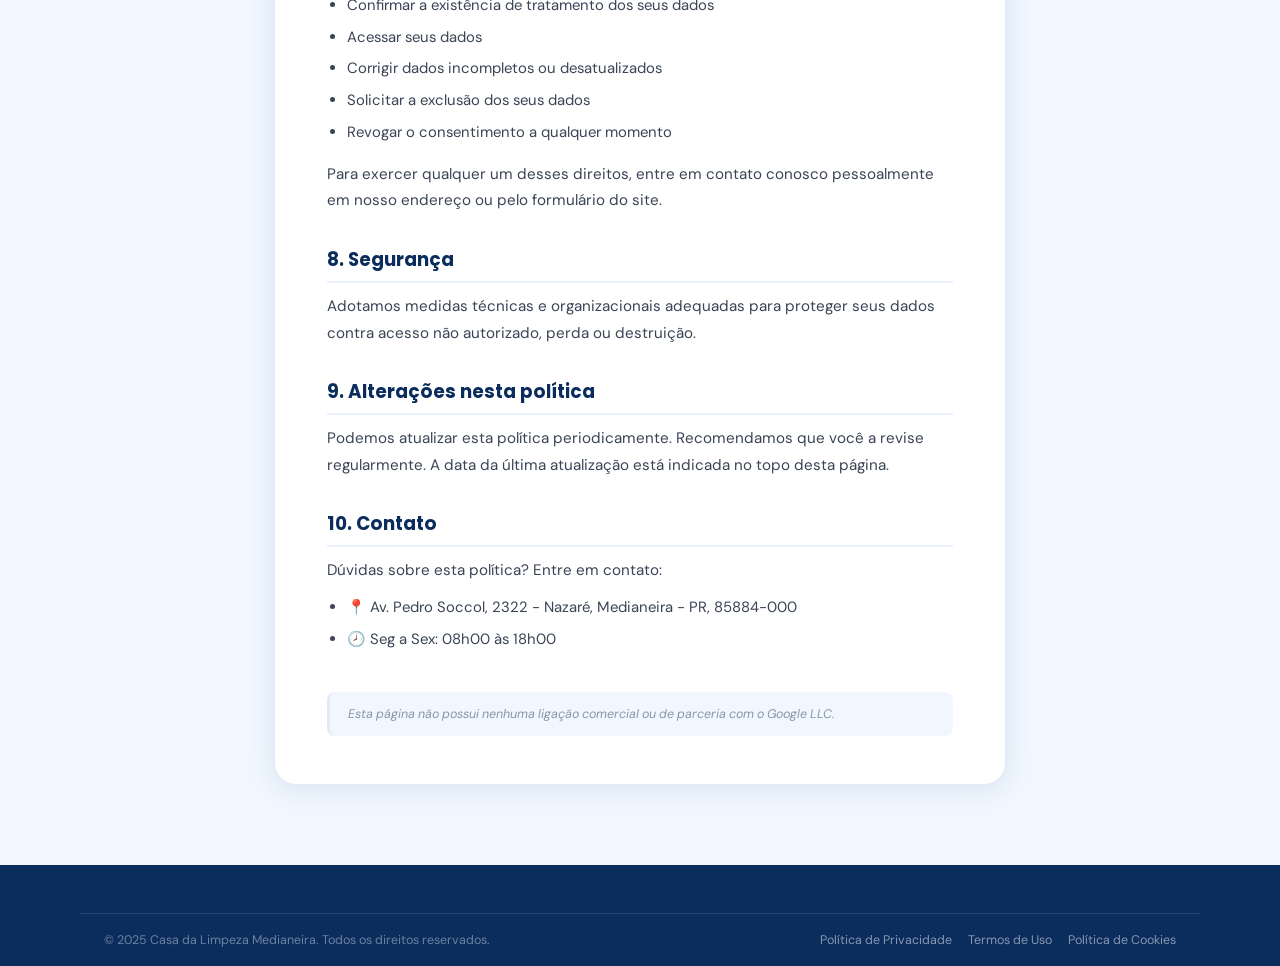
<file: privacidade.html>
<!DOCTYPE html>
<html lang="pt-BR">
<head>
  <meta charset="UTF-8" />
  <meta name="viewport" content="width=device-width, initial-scale=1.0" />
  <meta name="robots" content="noindex, nofollow" />
  <title>Política de Privacidade | Casa da Limpeza Medianeira</title>

  <!-- Google Ads Compliance: Esta página não possui nenhuma ligação comercial ou de parceria com o Google LLC. -->

  <!-- Google Tag Manager — substitua GTM-XXXXXXX -->
  <script>(function(w,d,s,l,i){w[l]=w[l]||[];w[l].push({'gtm.start':
  new Date().getTime(),event:'gtm.js'});var f=d.getElementsByTagName(s)[0],
  j=d.createElement(s),dl=l!='dataLayer'?'&l='+l:'';j.async=true;j.src=
  'https://www.googletagmanager.com/gtm.js?id='+i+dl;f.parentNode.insertBefore(j,f);
  })(window,document,'script','dataLayer','GTM-XXXXXXX');</script>

  <!-- Google Analytics GA4 — substitua G-XXXXXXXX -->
  <script async src="https://www.googletagmanager.com/gtag/js?id=G-XXXXXXXX"></script>
  <script>
    window.dataLayer = window.dataLayer || [];
    function gtag(){ dataLayer.push(arguments); }
    gtag('js', new Date());
    gtag('config', 'G-XXXXXXXX');
  </script>

  <link rel="preconnect" href="https://fonts.googleapis.com" />
  <link rel="preconnect" href="https://fonts.gstatic.com" crossorigin />
  <link href="https://fonts.googleapis.com/css2?family=Poppins:wght@700;800&family=DM+Sans:opsz,wght@9..40,400;9..40,500;9..40,600&display=swap" rel="stylesheet" />
  <link rel="stylesheet" href="css/style.css" />
  <link rel="stylesheet" href="css/legal.css" />
</head>
<body>

  <noscript><iframe src="https://www.googletagmanager.com/ns.html?id=GTM-XXXXXXX"
  height="0" width="0" style="display:none;visibility:hidden"></iframe></noscript>

  <!-- HEADER -->
  <header class="site-header">
    <div class="container header-inner">
      <div class="logo">
        <a href="index.html">
          <img src="img/logo.png" alt="Casa da Limpeza Medianeira" class="logo-img" loading="lazy" />
        </a>
      </div>
      <a href="index.html" class="btn btn-header">← Voltar ao site</a>
    </div>
  </header>

  <!-- CONTEÚDO -->
  <main class="legal-page">
    <div class="container legal-container">

      <div class="legal-header">
        <span class="legal-badge">Privacidade</span>
        <h1>Política de Privacidade</h1>
        <p class="legal-updated">Última atualização: junho de 2025</p>
      </div>

      <div class="legal-body">

        <h2>1. Quem somos</h2>
        <p>A <strong>Casa da Limpeza Medianeira</strong>, localizada na Av. Pedro Soccol, 2322 - Nazaré, Medianeira - PR, 85884-000, é responsável pelo tratamento dos dados pessoais coletados por meio deste site.</p>

        <h2>2. Quais dados coletamos</h2>
        <p>Coletamos apenas os dados fornecidos voluntariamente por você ao preencher o formulário de orçamento:</p>
        <ul>
          <li>Nome completo</li>
          <li>Nome da empresa</li>
          <li>Endereço de e-mail</li>
          <li>Número de telefone</li>
          <li>Endereço (rua, número e cidade)</li>
          <li>Produto(s) de interesse</li>
          <li>Outros produtos mencionados (campo opcional)</li>
        </ul>

        <h2>3. Como usamos seus dados</h2>
        <p>Os dados coletados são utilizados exclusivamente para:</p>
        <ul>
          <li>Entrar em contato para envio de orçamento solicitado</li>
          <li>Responder dúvidas relacionadas aos nossos produtos</li>
          <li>Melhorar nosso atendimento ao cliente</li>
        </ul>

        <h2>4. Compartilhamento de dados</h2>
        <p>Seus dados <strong>não são vendidos, alugados ou compartilhados</strong> com terceiros para fins comerciais. Podemos compartilhar informações apenas quando exigido por lei ou ordem judicial.</p>

        <h2>5. Armazenamento</h2>
        <p>Os dados são armazenados de forma segura no Google Sheets, acessível apenas pela equipe da Casa da Limpeza Medianeira. Mantemos seus dados pelo tempo necessário para atender à sua solicitação e, no máximo, por 2 (dois) anos.</p>

        <h2>6. Cookies e rastreamento</h2>
        <p>Este site utiliza cookies para análise de tráfego e melhoria da experiência do usuário. Consulte nossa <a href="cookies.html">Política de Cookies</a> para mais detalhes.</p>

        <h2>7. Seus direitos (LGPD)</h2>
        <p>Conforme a Lei Geral de Proteção de Dados (Lei nº 13.709/2018), você tem direito a:</p>
        <ul>
          <li>Confirmar a existência de tratamento dos seus dados</li>
          <li>Acessar seus dados</li>
          <li>Corrigir dados incompletos ou desatualizados</li>
          <li>Solicitar a exclusão dos seus dados</li>
          <li>Revogar o consentimento a qualquer momento</li>
        </ul>
        <p>Para exercer qualquer um desses direitos, entre em contato conosco pessoalmente em nosso endereço ou pelo formulário do site.</p>

        <h2>8. Segurança</h2>
        <p>Adotamos medidas técnicas e organizacionais adequadas para proteger seus dados contra acesso não autorizado, perda ou destruição.</p>

        <h2>9. Alterações nesta política</h2>
        <p>Podemos atualizar esta política periodicamente. Recomendamos que você a revise regularmente. A data da última atualização está indicada no topo desta página.</p>

        <h2>10. Contato</h2>
        <p>Dúvidas sobre esta política? Entre em contato:</p>
        <ul>
          <li>📍 Av. Pedro Soccol, 2322 - Nazaré, Medianeira - PR, 85884-000</li>
          <li>🕗 Seg a Sex: 08h00 às 18h00</li>
        </ul>

        <div class="legal-disclaimer">
          Esta página não possui nenhuma ligação comercial ou de parceria com o Google LLC.
        </div>

      </div>
    </div>
  </main>

  <!-- FOOTER -->
  <footer class="site-footer">
    <div class="footer-bottom" style="max-width:1120px;margin:0 auto;width:100%;padding:18px 24px;display:flex;justify-content:space-between;flex-wrap:wrap;gap:8px;font-size:0.78rem;color:rgba(255,255,255,0.4);">
      <p>© 2025 Casa da Limpeza Medianeira. Todos os direitos reservados.</p>
      <div style="display:flex;gap:16px;flex-wrap:wrap;">
        <a href="privacidade.html" style="color:rgba(255,255,255,0.5);">Política de Privacidade</a>
        <a href="termos.html" style="color:rgba(255,255,255,0.5);">Termos de Uso</a>
        <a href="cookies.html" style="color:rgba(255,255,255,0.5);">Política de Cookies</a>
      </div>
    </div>
  </footer>

  <script src="js/cookies.js"></script>
</body>
</html>
</file>
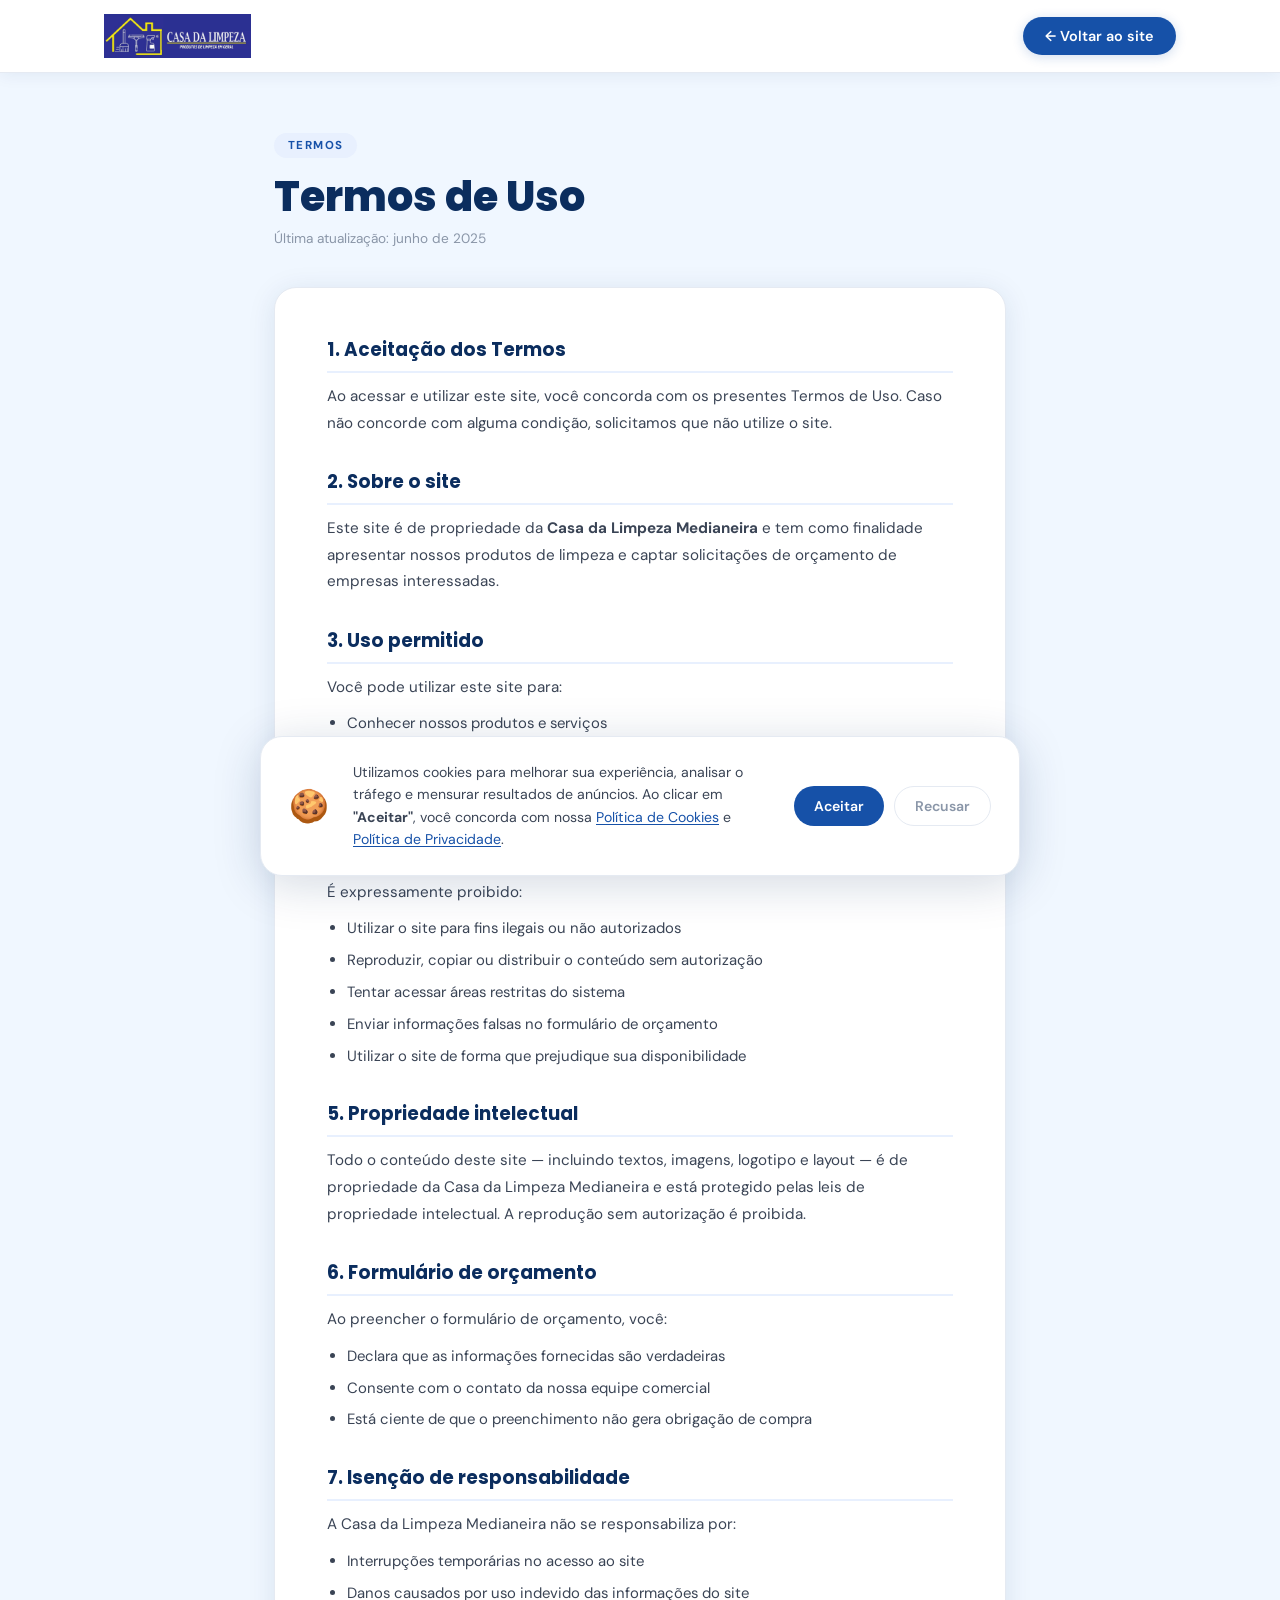
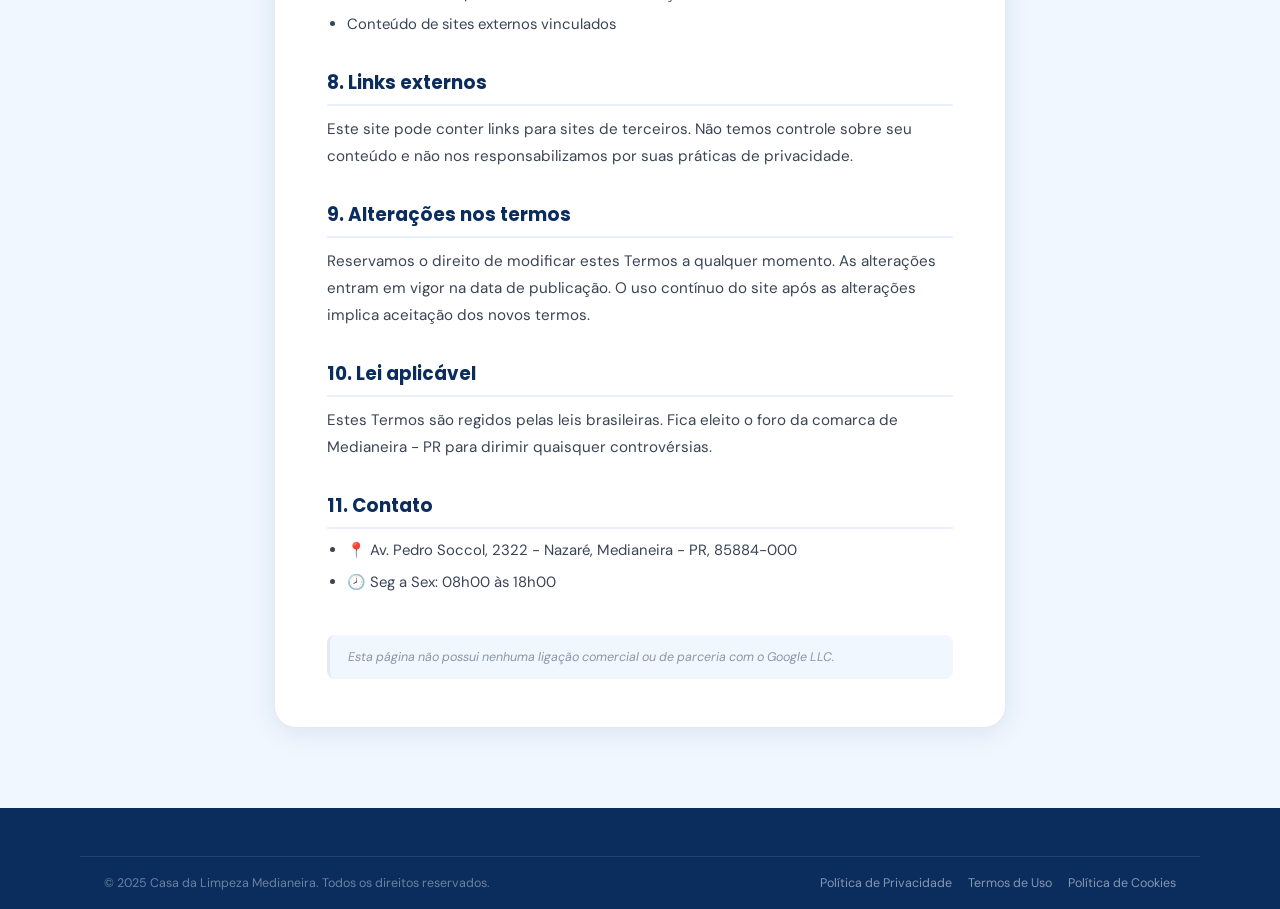
<file: termos.html>
<!DOCTYPE html>
<html lang="pt-BR">
<head>
  <meta charset="UTF-8" />
  <meta name="viewport" content="width=device-width, initial-scale=1.0" />
  <meta name="robots" content="noindex, nofollow" />
  <title>Termos de Uso | Casa da Limpeza Medianeira</title>

  <!-- Google Ads Compliance: Esta página não possui nenhuma ligação comercial ou de parceria com o Google LLC. -->

  <!-- Google Tag Manager — substitua GTM-XXXXXXX -->
  <script>(function(w,d,s,l,i){w[l]=w[l]||[];w[l].push({'gtm.start':
  new Date().getTime(),event:'gtm.js'});var f=d.getElementsByTagName(s)[0],
  j=d.createElement(s),dl=l!='dataLayer'?'&l='+l:'';j.async=true;j.src=
  'https://www.googletagmanager.com/gtm.js?id='+i+dl;f.parentNode.insertBefore(j,f);
  })(window,document,'script','dataLayer','GTM-XXXXXXX');</script>

  <!-- Google Analytics GA4 — substitua G-XXXXXXXX -->
  <script async src="https://www.googletagmanager.com/gtag/js?id=G-XXXXXXXX"></script>
  <script>
    window.dataLayer = window.dataLayer || [];
    function gtag(){ dataLayer.push(arguments); }
    gtag('js', new Date());
    gtag('config', 'G-XXXXXXXX');
  </script>

  <link rel="preconnect" href="https://fonts.googleapis.com" />
  <link rel="preconnect" href="https://fonts.gstatic.com" crossorigin />
  <link href="https://fonts.googleapis.com/css2?family=Poppins:wght@700;800&family=DM+Sans:opsz,wght@9..40,400;9..40,500;9..40,600&display=swap" rel="stylesheet" />
  <link rel="stylesheet" href="css/style.css" />
  <link rel="stylesheet" href="css/legal.css" />
</head>
<body>

  <noscript><iframe src="https://www.googletagmanager.com/ns.html?id=GTM-XXXXXXX"
  height="0" width="0" style="display:none;visibility:hidden"></iframe></noscript>

  <!-- HEADER -->
  <header class="site-header">
    <div class="container header-inner">
      <div class="logo">
        <a href="index.html">
          <img src="img/logo.png" alt="Casa da Limpeza Medianeira" class="logo-img" loading="lazy" />
        </a>
      </div>
      <a href="index.html" class="btn btn-header">← Voltar ao site</a>
    </div>
  </header>

  <!-- CONTEÚDO -->
  <main class="legal-page">
    <div class="container legal-container">

      <div class="legal-header">
        <span class="legal-badge">Termos</span>
        <h1>Termos de Uso</h1>
        <p class="legal-updated">Última atualização: junho de 2025</p>
      </div>

      <div class="legal-body">

        <h2>1. Aceitação dos Termos</h2>
        <p>Ao acessar e utilizar este site, você concorda com os presentes Termos de Uso. Caso não concorde com alguma condição, solicitamos que não utilize o site.</p>

        <h2>2. Sobre o site</h2>
        <p>Este site é de propriedade da <strong>Casa da Limpeza Medianeira</strong> e tem como finalidade apresentar nossos produtos de limpeza e captar solicitações de orçamento de empresas interessadas.</p>

        <h2>3. Uso permitido</h2>
        <p>Você pode utilizar este site para:</p>
        <ul>
          <li>Conhecer nossos produtos e serviços</li>
          <li>Solicitar orçamentos de forma gratuita</li>
          <li>Entrar em contato com nossa equipe comercial</li>
        </ul>

        <h2>4. Uso proibido</h2>
        <p>É expressamente proibido:</p>
        <ul>
          <li>Utilizar o site para fins ilegais ou não autorizados</li>
          <li>Reproduzir, copiar ou distribuir o conteúdo sem autorização</li>
          <li>Tentar acessar áreas restritas do sistema</li>
          <li>Enviar informações falsas no formulário de orçamento</li>
          <li>Utilizar o site de forma que prejudique sua disponibilidade</li>
        </ul>

        <h2>5. Propriedade intelectual</h2>
        <p>Todo o conteúdo deste site — incluindo textos, imagens, logotipo e layout — é de propriedade da Casa da Limpeza Medianeira e está protegido pelas leis de propriedade intelectual. A reprodução sem autorização é proibida.</p>

        <h2>6. Formulário de orçamento</h2>
        <p>Ao preencher o formulário de orçamento, você:</p>
        <ul>
          <li>Declara que as informações fornecidas são verdadeiras</li>
          <li>Consente com o contato da nossa equipe comercial</li>
          <li>Está ciente de que o preenchimento não gera obrigação de compra</li>
        </ul>

        <h2>7. Isenção de responsabilidade</h2>
        <p>A Casa da Limpeza Medianeira não se responsabiliza por:</p>
        <ul>
          <li>Interrupções temporárias no acesso ao site</li>
          <li>Danos causados por uso indevido das informações do site</li>
          <li>Conteúdo de sites externos vinculados</li>
        </ul>

        <h2>8. Links externos</h2>
        <p>Este site pode conter links para sites de terceiros. Não temos controle sobre seu conteúdo e não nos responsabilizamos por suas práticas de privacidade.</p>

        <h2>9. Alterações nos termos</h2>
        <p>Reservamos o direito de modificar estes Termos a qualquer momento. As alterações entram em vigor na data de publicação. O uso contínuo do site após as alterações implica aceitação dos novos termos.</p>

        <h2>10. Lei aplicável</h2>
        <p>Estes Termos são regidos pelas leis brasileiras. Fica eleito o foro da comarca de Medianeira - PR para dirimir quaisquer controvérsias.</p>

        <h2>11. Contato</h2>
        <ul>
          <li>📍 Av. Pedro Soccol, 2322 - Nazaré, Medianeira - PR, 85884-000</li>
          <li>🕗 Seg a Sex: 08h00 às 18h00</li>
        </ul>

        <div class="legal-disclaimer">
          Esta página não possui nenhuma ligação comercial ou de parceria com o Google LLC.
        </div>

      </div>
    </div>
  </main>

  <!-- FOOTER -->
  <footer class="site-footer">
    <div class="footer-bottom" style="max-width:1120px;margin:0 auto;width:100%;padding:18px 24px;display:flex;justify-content:space-between;flex-wrap:wrap;gap:8px;font-size:0.78rem;color:rgba(255,255,255,0.4);">
      <p>© 2025 Casa da Limpeza Medianeira. Todos os direitos reservados.</p>
      <div style="display:flex;gap:16px;flex-wrap:wrap;">
        <a href="privacidade.html" style="color:rgba(255,255,255,0.5);">Política de Privacidade</a>
        <a href="termos.html" style="color:rgba(255,255,255,0.5);">Termos de Uso</a>
        <a href="cookies.html" style="color:rgba(255,255,255,0.5);">Política de Cookies</a>
      </div>
    </div>
  </footer>

  <script src="js/cookies.js"></script>
</body>
</html>
</file>
<file: css/style.css>
/* =============================================
   CASA DA LIMPEZA — style.css
   Fonte: Poppins (display) + DM Sans (body)
   Paleta: Azul profissional + Verde higiene
============================================= */

:root {
  --blue-dark:   #0b2d5e;
  --blue-mid:    #1651a8;
  --blue-light:  #e8f0fe;
  --green:       #1a9e5c;
  --green-light: #e6f7ef;
  --accent:      #f0a500;
  --white:       #ffffff;
  --gray-50:     #f0f7ff;
  --gray-100:    #e5eaf2;
  --gray-400:    #8a96a8;
  --gray-700:    #3a4455;
  --gray-900:    #111827;
  --radius:      14px;
  --radius-lg:   22px;
  --shadow-card: 0 4px 28px rgba(11,45,94,0.10);
  --shadow-btn:  0 6px 24px rgba(21,81,168,0.28);
  --transition:  0.25s ease;
  --font-display:'Poppins', sans-serif;
  --font-body:   'DM Sans', sans-serif;
}

*, *::before, *::after { box-sizing: border-box; margin: 0; padding: 0; }
html { scroll-behavior: smooth; }
body {
  font-family: var(--font-body);
  color: var(--gray-900);
  background: var(--white);
  -webkit-font-smoothing: antialiased;
  overflow-x: hidden;
}
img { max-width: 100%; display: block; }
a { text-decoration: none; }

/* ---- CONTAINER ---- */
.container {
  width: 100%;
  max-width: 1120px;
  margin: 0 auto;
  padding: 0 24px;
}

/* =============================================
   BOTÕES
============================================= */
.btn {
  display: inline-flex;
  align-items: center;
  gap: 8px;
  font-family: var(--font-body);
  font-weight: 600;
  font-size: 1rem;
  border-radius: 50px;
  cursor: pointer;
  transition: var(--transition);
  border: none;
  outline: none;
  text-align: center;
}

.btn-header {
  background: var(--blue-mid);
  color: var(--white);
  padding: 10px 22px;
  font-size: 0.9rem;
  box-shadow: 0 2px 12px rgba(21,81,168,0.2);
}
.btn-header:hover { background: var(--blue-dark); transform: translateY(-1px); }

.btn-hero {
  background: var(--accent);
  color: var(--blue-dark);
  padding: 16px 36px;
  font-size: 1.1rem;
  font-weight: 700;
  box-shadow: 0 8px 30px rgba(240,165,0,0.35);
  margin-top: 28px;
}
.btn-hero:hover { transform: translateY(-3px); box-shadow: 0 12px 36px rgba(240,165,0,0.45); }
.btn-arrow { font-size: 1.2rem; transition: transform 0.2s; }
.btn-hero:hover .btn-arrow { transform: translateX(4px); }

.btn-card {
  background: var(--blue-mid);
  color: var(--white);
  padding: 13px 28px;
  font-size: 0.95rem;
  width: 100%;
  justify-content: center;
  box-shadow: var(--shadow-btn);
}
.btn-card:hover { background: var(--blue-dark); transform: translateY(-2px); }
.btn-card--green { background: var(--green); box-shadow: 0 6px 24px rgba(26,158,92,0.28); }
.btn-card--green:hover { background: #157a48; }

.btn-submit {
  background: var(--blue-mid);
  color: var(--white);
  padding: 16px 32px;
  font-size: 1.05rem;
  font-weight: 700;
  width: 100%;
  justify-content: center;
  box-shadow: var(--shadow-btn);
  margin-top: 8px;
  border-radius: var(--radius);
}
.btn-submit:hover { background: var(--blue-dark); transform: translateY(-2px); }
.btn-submit:disabled { opacity: 0.7; cursor: not-allowed; transform: none; }

/* =============================================
   LABELS E TÍTULOS DE SEÇÃO
============================================= */
.section-label {
  display: inline-block;
  font-size: 0.75rem;
  font-weight: 700;
  letter-spacing: 0.12em;
  text-transform: uppercase;
  color: var(--blue-mid);
  background: var(--blue-light);
  border-radius: 50px;
  padding: 5px 14px;
  margin-bottom: 14px;
}
.section-label--white {
  color: var(--blue-light);
  background: rgba(255,255,255,0.15);
}
.section-title {
  font-family: var(--font-display);
  font-size: clamp(1.7rem, 3.5vw, 2.4rem);
  font-weight: 800;
  color: var(--blue-dark);
  line-height: 1.2;
  margin-bottom: 12px;
}
.section-sub {
  color: var(--gray-400);
  font-size: 1rem;
  max-width: 560px;
  line-height: 1.6;
  margin: 0 auto 48px;
  text-align: center;
}

/* =============================================
   HEADER
============================================= */
.site-header {
  position: sticky;
  top: 0;
  z-index: 100;
  background: var(--white);
  border-bottom: 1px solid var(--gray-100);
  box-shadow: 0 2px 16px rgba(11,45,94,0.07);
}
.header-inner {
  display: flex;
  align-items: center;
  justify-content: space-between;
  padding-top: 14px;
  padding-bottom: 14px;
}
.logo { display: flex; align-items: center; gap: 10px; }
.logo-img { height: 44px; width: auto; }
.logo-text {
  font-family: var(--font-display);
  font-weight: 800;
  font-size: 1.1rem;
  color: var(--blue-dark);
}

/* =============================================
   HERO
============================================= */
.hero {
  position: relative;
  background: linear-gradient(135deg, var(--blue-dark) 0%, var(--blue-mid) 60%, #1e6fc8 100%);
  color: var(--white);
  padding: 90px 0 110px;
  overflow: hidden;
  text-align: center;
}
.hero-bg-pattern {
  position: absolute;
  inset: 0;
  background-image:
    radial-gradient(circle at 15% 50%, rgba(255,255,255,0.04) 0%, transparent 50%),
    radial-gradient(circle at 85% 20%, rgba(240,165,0,0.08) 0%, transparent 40%);
  pointer-events: none;
}
.hero-inner {
  position: relative;
  z-index: 2;
  display: flex;
  flex-direction: column;
  align-items: center;
}
.hero-badge {
  display: inline-block;
  background: rgba(255,255,255,0.15);
  border: 1px solid rgba(255,255,255,0.25);
  border-radius: 50px;
  padding: 6px 18px;
  font-size: 0.82rem;
  font-weight: 600;
  letter-spacing: 0.05em;
  margin-bottom: 22px;
  backdrop-filter: blur(8px);
}
.hero-title {
  font-family: var(--font-display);
  font-size: clamp(2rem, 5.5vw, 3.8rem);
  font-weight: 800;
  line-height: 1.15;
  margin-bottom: 20px;
}
.highlight {
  color: var(--accent);
  position: relative;
}
.highlight::after {
  content: '';
  position: absolute;
  bottom: -4px; left: 0; right: 0;
  height: 3px;
  background: var(--accent);
  border-radius: 2px;
  opacity: 0.5;
}
.hero-sub {
  font-size: clamp(1rem, 2vw, 1.2rem);
  color: rgba(255,255,255,0.85);
  max-width: 580px;
  line-height: 1.65;
}
.hero-sub strong { color: var(--white); }
.hero-regions {
  font-size: 0.82rem;
  color: rgba(255,255,255,0.65);
  margin-top: 12px;
  line-height: 1.6;
}
.hero-trust {
  display: flex;
  gap: 20px;
  flex-wrap: wrap;
  justify-content: center;
  margin-top: 22px;
  font-size: 0.85rem;
  color: rgba(255,255,255,0.75);
}
.hero-wave {
  position: absolute;
  bottom: -1px; left: 0; right: 0;
  line-height: 0;
}
.hero-wave svg { width: 100%; height: 60px; }

/* =============================================
   STATS
============================================= */
.stats-bar {
  background: var(--gray-50);
  padding: 36px 0;
  border-bottom: 1px solid var(--gray-100);
}
.stats-inner {
  display: flex;
  align-items: center;
  justify-content: center;
  flex-wrap: wrap;
}
.stat-item {
  display: flex;
  flex-direction: column;
  align-items: center;
  padding: 8px 40px;
  text-align: center;
}
.stat-item strong {
  font-family: var(--font-display);
  font-size: 2rem;
  font-weight: 800;
  color: var(--blue-dark);
  line-height: 1;
}
.stat-item span {
  font-size: 0.8rem;
  color: var(--gray-400);
  margin-top: 4px;
  text-transform: uppercase;
  letter-spacing: 0.06em;
}
.stat-divider {
  width: 1px;
  height: 44px;
  background: var(--gray-100);
}

/* =============================================
   PRODUTOS
============================================= */
.produtos {
  padding: 90px 0;
  text-align: center;
}
.produtos-grid {
  display: grid;
  grid-template-columns: 1fr 1fr;
  gap: 28px;
  margin-top: 8px;
}
.produto-card {
  background: var(--white);
  border: 1.5px solid var(--gray-100);
  border-radius: var(--radius-lg);
  box-shadow: var(--shadow-card);
  position: relative;
  overflow: hidden;
  transition: transform 0.3s ease, box-shadow 0.3s ease;
  text-align: left;
  display: flex;
  flex-direction: column;
}
.produto-card:hover {
  transform: translateY(-6px);
  box-shadow: 0 16px 48px rgba(11,45,94,0.15);
}
.card-badge {
  position: absolute;
  top: 16px; right: 16px;
  background: var(--accent);
  color: var(--blue-dark);
  font-size: 0.72rem;
  font-weight: 700;
  padding: 4px 12px;
  border-radius: 50px;
  text-transform: uppercase;
  letter-spacing: 0.05em;
  z-index: 2;
}
.card-img-wrap {
  display: flex;
  align-items: center;
  justify-content: center;
  min-height: 220px;
  padding: 28px;
}
.card-img-wrap--blue { background: linear-gradient(135deg, var(--blue-light) 0%, #ddeeff 100%); }
.card-img-wrap--green { background: linear-gradient(135deg, var(--green-light) 0%, #c8f0dc 100%); }
.card-img {
  max-height: 180px;
  object-fit: contain;
  transition: transform 0.3s ease;
}
.produto-card:hover .card-img { transform: scale(1.05); }
.card-body { padding: 28px; flex: 1; display: flex; flex-direction: column; }
.card-tag {
  display: inline-block;
  font-size: 0.72rem;
  font-weight: 700;
  letter-spacing: 0.1em;
  text-transform: uppercase;
  color: var(--blue-mid);
  background: var(--blue-light);
  border-radius: 50px;
  padding: 4px 12px;
  margin-bottom: 10px;
}
.card-tag--green { color: var(--green); background: var(--green-light); }
.card-title {
  font-family: var(--font-display);
  font-size: 1.55rem;
  font-weight: 800;
  color: var(--blue-dark);
  line-height: 1.2;
  margin-bottom: 18px;
}
.card-title span { color: var(--blue-mid); }
.txt-green { color: var(--green) !important; }
.card-features {
  list-style: none;
  margin-bottom: 24px;
  flex: 1;
  display: flex;
  flex-direction: column;
  gap: 10px;
}
.card-features li {
  display: flex;
  align-items: flex-start;
  gap: 10px;
  font-size: 0.92rem;
  color: var(--gray-700);
  line-height: 1.4;
}
.icon-check { width: 18px; height: 18px; fill: var(--green); flex-shrink: 0; margin-top: 1px; }
.icon-check--green { fill: var(--green); }

/* =============================================
   VANTAGENS
============================================= */
.porque {
  background: var(--gray-50);
  padding: 90px 0;
  text-align: center;
}
.vantagens-grid {
  display: grid;
  grid-template-columns: repeat(4, 1fr);
  gap: 22px;
  margin-top: 8px;
}
.vantagem-card {
  background: var(--white);
  border-radius: var(--radius);
  padding: 32px 22px;
  text-align: center;
  box-shadow: var(--shadow-card);
  border: 1px solid var(--gray-100);
  transition: transform 0.3s ease;
}
.vantagem-card:hover { transform: translateY(-4px); }
.vantagem-icon { font-size: 2.2rem; margin-bottom: 14px; display: block; }
.vantagem-card h4 {
  font-family: var(--font-display);
  font-size: 1.05rem;
  font-weight: 700;
  color: var(--blue-dark);
  margin-bottom: 10px;
}
.vantagem-card p { font-size: 0.88rem; color: var(--gray-400); line-height: 1.6; }

/* =============================================
   FORMULÁRIO
============================================= */
.formulario-section {
  background: linear-gradient(135deg, var(--blue-dark) 0%, var(--blue-mid) 100%);
  padding: 90px 0;
}
.form-container {
  display: grid;
  grid-template-columns: 1fr 1fr;
  gap: 60px;
  align-items: start;
}
.form-title {
  font-family: var(--font-display);
  font-size: clamp(1.6rem, 3vw, 2.2rem);
  font-weight: 800;
  color: var(--white);
  line-height: 1.2;
  margin-bottom: 14px;
}
.form-desc {
  color: rgba(255,255,255,0.75);
  font-size: 0.97rem;
  line-height: 1.65;
  margin-bottom: 32px;
}
.form-info { display: flex; flex-direction: column; gap: 14px; }
.info-item {
  display: flex;
  align-items: flex-start;
  gap: 12px;
  color: rgba(255,255,255,0.8);
  font-size: 0.9rem;
  line-height: 1.5;
}
.info-icon { font-size: 1.1rem; flex-shrink: 0; margin-top: 1px; }

/* ---- CARD DO FORM ---- */
.form-right {
  background: var(--white);
  border-radius: var(--radius-lg);
  padding: 40px 36px;
  box-shadow: 0 20px 60px rgba(0,0,0,0.2);
}
.lead-form { display: flex; flex-direction: column; gap: 18px; }

/* ---- GRUPOS ---- */
.form-group { display: flex; flex-direction: column; gap: 6px; }
.form-row {
  display: flex;
  gap: 14px;
  align-items: flex-start;
}
.form-group--grow { flex: 1; }
.form-group--num { width: 90px; flex-shrink: 0; }

.form-group label,
.label-principal {
  font-size: 0.85rem;
  font-weight: 600;
  color: var(--gray-700);
  display: block;
}
.label-hint {
  font-weight: 400;
  font-size: 0.8rem;
  color: var(--gray-400);
}

/* ---- INPUTS ---- */
.form-group input,
.form-group textarea {
  width: 100%;
  padding: 12px 16px;
  border: 1.5px solid var(--gray-100);
  border-radius: var(--radius);
  font-family: var(--font-body);
  font-size: 0.95rem;
  color: var(--gray-900);
  background: var(--white);
  transition: border-color 0.2s, box-shadow 0.2s;
  outline: none;
  resize: vertical;
}
.form-group input:focus,
.form-group textarea:focus {
  border-color: var(--blue-mid);
  box-shadow: 0 0 0 3px rgba(21,81,168,0.12);
}
.form-group input.invalid,
.form-group textarea.invalid { border-color: #e53935; box-shadow: 0 0 0 3px rgba(229,57,53,0.10); }
.form-group input.valid { border-color: var(--green); }

.field-error { font-size: 0.78rem; color: #e53935; min-height: 16px; display: block; }

/* =============================================
   PRODUTOS SELECIONADOS — THUMBS
============================================= */
.produtos-selecionados {
  background: var(--gray-50);
  border: 1.5px solid var(--gray-100);
  border-radius: var(--radius);
  padding: 16px;
  transition: all 0.3s ease;
}
.produtos-selecionados__label {
  font-size: 0.8rem;
  font-weight: 600;
  color: var(--gray-400);
  text-transform: uppercase;
  letter-spacing: 0.08em;
  margin-bottom: 12px;
}
.produtos-thumbs {
  display: flex;
  gap: 12px;
  flex-wrap: wrap;
  align-items: center;
}
.produto-thumb {
  display: flex;
  flex-direction: column;
  align-items: center;
  gap: 6px;
  animation: fadeInThumb 0.3s ease;
}
@keyframes fadeInThumb {
  from { opacity: 0; transform: scale(0.85); }
  to   { opacity: 1; transform: scale(1); }
}
.produto-thumb img {
  width: 72px;
  height: 72px;
  object-fit: contain;
  border-radius: 10px;
  background: var(--white);
  border: 1.5px solid var(--gray-100);
  padding: 6px;
}
.produto-thumb span {
  font-size: 0.72rem;
  font-weight: 600;
  color: var(--blue-dark);
  text-align: center;
  max-width: 80px;
  line-height: 1.3;
}

/* =============================================
   CHECKBOXES CUSTOMIZADOS
============================================= */
.checkboxes-wrap {
  display: flex;
  flex-direction: column;
  gap: 10px;
  margin-top: 6px;
}
.checkbox-item {
  display: flex;
  align-items: center;
  gap: 12px;
  padding: 13px 16px;
  border: 1.5px solid var(--gray-100);
  border-radius: var(--radius);
  cursor: pointer;
  transition: border-color 0.2s, background 0.2s;
  user-select: none;
}
.checkbox-item:hover {
  border-color: var(--blue-mid);
  background: var(--blue-light);
}
.checkbox-item input[type="checkbox"] {
  display: none;
}
.checkbox-custom {
  width: 20px;
  height: 20px;
  border: 2px solid var(--gray-400);
  border-radius: 6px;
  flex-shrink: 0;
  display: flex;
  align-items: center;
  justify-content: center;
  transition: border-color 0.2s, background 0.2s;
  position: relative;
}
.checkbox-custom::after {
  content: '';
  width: 10px;
  height: 6px;
  border-left: 2px solid var(--white);
  border-bottom: 2px solid var(--white);
  transform: rotate(-45deg) translateY(-1px);
  opacity: 0;
  transition: opacity 0.15s;
}
.checkbox-item input[type="checkbox"]:checked ~ .checkbox-custom {
  background: var(--blue-mid);
  border-color: var(--blue-mid);
}
.checkbox-item input[type="checkbox"]:checked ~ .checkbox-custom::after {
  opacity: 1;
}
.checkbox-item input[type="checkbox"]:checked ~ .checkbox-label {
  color: var(--blue-dark);
}
.checkbox-item:has(input:checked) {
  border-color: var(--blue-mid);
  background: var(--blue-light);
}
.checkbox-label { font-size: 0.93rem; color: var(--gray-700); line-height: 1.3; }

/* ---- LEGAL ---- */
.form-legal {
  font-size: 0.75rem;
  color: var(--gray-400);
  text-align: center;
  line-height: 1.5;
  margin-top: 4px;
}

/* ---- SUCESSO ---- */
.form-success { text-align: center; padding: 48px 20px; }
.success-icon { font-size: 3.5rem; margin-bottom: 18px; }
.form-success h3 {
  font-family: var(--font-display);
  font-size: 1.5rem;
  color: var(--blue-dark);
  margin-bottom: 10px;
}
.form-success p { color: var(--gray-400); font-size: 0.95rem; line-height: 1.6; }

/* =============================================
   FOOTER
============================================= */
.site-footer {
  background: var(--blue-dark);
  color: rgba(255,255,255,0.7);
  padding: 48px 0 0;
}
.footer-inner {
  display: grid;
  grid-template-columns: auto 1fr 1fr;
  gap: 40px;
  align-items: start;
  padding-bottom: 40px;
}
.footer-logo { display: flex; align-items: center; gap: 10px; }
.footer-logo img { height: 40px; width: auto; }
.footer-logo span {
  font-family: var(--font-display);
  font-weight: 700;
  font-size: 1rem;
  color: var(--white);
}
.footer-info p, .footer-regions p { font-size: 0.85rem; line-height: 1.7; }
.footer-bottom {
  border-top: 1px solid rgba(255,255,255,0.1);
  padding: 18px 24px;
  display: flex;
  justify-content: space-between;
  align-items: center;
  flex-wrap: wrap;
  gap: 8px;
  font-size: 0.78rem;
  color: rgba(255,255,255,0.4);
  max-width: 1120px;
  margin: 0 auto;
  width: 100%;
}
.footer-disclaimer { font-style: italic; }

/* =============================================
   LAZY ANIMATION
============================================= */
.lazy-section, .lazy-item {
  opacity: 0;
  transform: translateY(28px);
  transition: opacity 0.55s ease, transform 0.55s ease;
}
.lazy-section.visible, .lazy-item.visible { opacity: 1; transform: translateY(0); }
.lazy-item:nth-child(2) { transition-delay: 0.1s; }
.lazy-item:nth-child(3) { transition-delay: 0.2s; }
.lazy-item:nth-child(4) { transition-delay: 0.3s; }

/* =============================================
   RESPONSIVE — TABLET (≤ 900px)
============================================= */
@media (max-width: 900px) {
  .vantagens-grid { grid-template-columns: 1fr 1fr; }
  .form-container { grid-template-columns: 1fr; gap: 36px; }
  .footer-inner { grid-template-columns: 1fr; gap: 20px; }
  .stat-item { padding: 8px 20px; }
  .stat-divider { display: none; }
}

/* =============================================
   RESPONSIVE — MOBILE (≤ 640px)
============================================= */
@media (max-width: 640px) {
  .hero { padding: 70px 0 90px; }
  .logo-img { height: 36px; }
  .btn-header { padding: 8px 16px; font-size: 0.82rem; }

  .produtos { padding: 60px 0; }
  .produtos-grid { grid-template-columns: 1fr; }
  .card-img-wrap { min-height: 180px; }

  .porque { padding: 60px 0; }
  .vantagens-grid { grid-template-columns: 1fr; }

  .formulario-section { padding: 60px 0; }
  .form-right { padding: 28px 20px; }

  .form-row { flex-direction: column; }
  .form-group--num { width: 100%; }

  .footer-bottom { flex-direction: column; text-align: center; }
}
</file>
<file: css/legal.css>
/* =============================================
   CASA DA LIMPEZA — legal.css
   Estilos para: privacidade, termos, cookies
============================================= */

.legal-page {
  background: var(--gray-50);
  min-height: 100vh;
  padding: 60px 0 80px;
}

.legal-container {
  max-width: 780px;
}

/* ---- HEADER ---- */
.legal-header {
  margin-bottom: 40px;
}

.legal-badge {
  display: inline-block;
  font-size: 0.72rem;
  font-weight: 700;
  letter-spacing: 0.12em;
  text-transform: uppercase;
  color: var(--blue-mid);
  background: var(--blue-light);
  border-radius: 50px;
  padding: 5px 14px;
  margin-bottom: 14px;
}

.legal-header h1 {
  font-family: var(--font-display);
  font-size: clamp(1.8rem, 4vw, 2.6rem);
  font-weight: 800;
  color: var(--blue-dark);
  line-height: 1.2;
  margin-bottom: 8px;
}

.legal-updated {
  font-size: 0.85rem;
  color: var(--gray-400);
}

/* ---- BODY ---- */
.legal-body {
  background: var(--white);
  border-radius: var(--radius-lg);
  padding: 48px 52px;
  box-shadow: var(--shadow-card);
  border: 1px solid var(--gray-100);
}

.legal-body h2 {
  font-family: var(--font-display);
  font-size: 1.15rem;
  font-weight: 700;
  color: var(--blue-dark);
  margin: 32px 0 10px;
  padding-bottom: 8px;
  border-bottom: 2px solid var(--blue-light);
}

.legal-body h2:first-child {
  margin-top: 0;
}

.legal-body h3 {
  font-family: var(--font-display);
  font-size: 0.97rem;
  font-weight: 700;
  color: var(--blue-mid);
  margin: 20px 0 8px;
}

.legal-body p {
  font-size: 0.95rem;
  color: var(--gray-700);
  line-height: 1.75;
  margin-bottom: 12px;
}

.legal-body ul {
  margin: 8px 0 16px 20px;
  display: flex;
  flex-direction: column;
  gap: 8px;
}

.legal-body ul li {
  font-size: 0.93rem;
  color: var(--gray-700);
  line-height: 1.6;
}

.legal-body a {
  color: var(--blue-mid);
  text-decoration: underline;
  text-underline-offset: 3px;
}
.legal-body a:hover { color: var(--blue-dark); }

.legal-disclaimer {
  margin-top: 40px;
  padding: 14px 18px;
  background: var(--gray-50);
  border-left: 3px solid var(--gray-100);
  border-radius: 8px;
  font-size: 0.78rem;
  color: var(--gray-400);
  font-style: italic;
}

/* ---- TABELA COOKIES ---- */
.cookie-table-wrap {
  overflow-x: auto;
  margin: 16px 0 24px;
  border-radius: var(--radius);
  border: 1px solid var(--gray-100);
}

.cookie-table {
  width: 100%;
  border-collapse: collapse;
  font-size: 0.88rem;
}

.cookie-table thead {
  background: var(--blue-dark);
  color: var(--white);
}

.cookie-table th {
  padding: 12px 16px;
  text-align: left;
  font-weight: 600;
  font-size: 0.82rem;
  letter-spacing: 0.04em;
}

.cookie-table tbody tr {
  border-bottom: 1px solid var(--gray-100);
  transition: background 0.15s;
}
.cookie-table tbody tr:last-child { border-bottom: none; }
.cookie-table tbody tr:hover { background: var(--gray-50); }

.cookie-table td {
  padding: 12px 16px;
  color: var(--gray-700);
  line-height: 1.5;
}

.cookie-table td code {
  background: var(--blue-light);
  color: var(--blue-mid);
  padding: 2px 7px;
  border-radius: 5px;
  font-size: 0.82rem;
  font-family: monospace;
}

/* =============================================
   POPUP DE COOKIES
============================================= */
.cookie-popup {
  position: fixed;
  bottom: 24px;
  left: 50%;
  transform: translateX(-50%);
  z-index: 9999;
  width: calc(100% - 48px);
  max-width: 760px;
  background: var(--white);
  border-radius: var(--radius-lg);
  box-shadow: 0 8px 48px rgba(11,45,94,0.18);
  border: 1.5px solid var(--gray-100);
  padding: 24px 28px;
  display: flex;
  align-items: center;
  gap: 24px;
  animation: slideUp 0.4s cubic-bezier(0.34, 1.56, 0.64, 1) both;
}

@keyframes slideUp {
  from { opacity: 0; transform: translateX(-50%) translateY(30px); }
  to   { opacity: 1; transform: translateX(-50%) translateY(0); }
}

.cookie-popup.hide {
  animation: slideDown 0.3s ease forwards;
}

@keyframes slideDown {
  to { opacity: 0; transform: translateX(-50%) translateY(40px); }
}

.cookie-popup__icon {
  font-size: 2rem;
  flex-shrink: 0;
}

.cookie-popup__text {
  flex: 1;
}

.cookie-popup__text p {
  font-size: 0.88rem;
  color: var(--gray-700);
  line-height: 1.6;
  margin: 0;
}

.cookie-popup__text a {
  color: var(--blue-mid);
  text-decoration: underline;
  text-underline-offset: 2px;
}

.cookie-popup__actions {
  display: flex;
  gap: 10px;
  flex-shrink: 0;
  flex-wrap: wrap;
}

.cookie-btn-accept {
  background: var(--blue-mid);
  color: var(--white);
  border: none;
  padding: 10px 20px;
  border-radius: 50px;
  font-family: var(--font-body);
  font-weight: 600;
  font-size: 0.88rem;
  cursor: pointer;
  transition: background 0.2s, transform 0.2s;
  white-space: nowrap;
}
.cookie-btn-accept:hover { background: var(--blue-dark); transform: translateY(-1px); }

.cookie-btn-decline {
  background: transparent;
  color: var(--gray-400);
  border: 1.5px solid var(--gray-100);
  padding: 10px 20px;
  border-radius: 50px;
  font-family: var(--font-body);
  font-weight: 600;
  font-size: 0.88rem;
  cursor: pointer;
  transition: border-color 0.2s, color 0.2s;
  white-space: nowrap;
}
.cookie-btn-decline:hover { border-color: var(--gray-400); color: var(--gray-700); }

/* =============================================
   RESPONSIVE LEGAL
============================================= */
@media (max-width: 640px) {
  .legal-body { padding: 28px 20px; }
  .legal-page { padding: 40px 0 60px; }

  .cookie-popup {
    flex-direction: column;
    align-items: flex-start;
    gap: 16px;
    bottom: 16px;
    padding: 20px;
  }
  .cookie-popup__actions { width: 100%; }
  .cookie-btn-accept,
  .cookie-btn-decline { flex: 1; text-align: center; }
}
</file>
